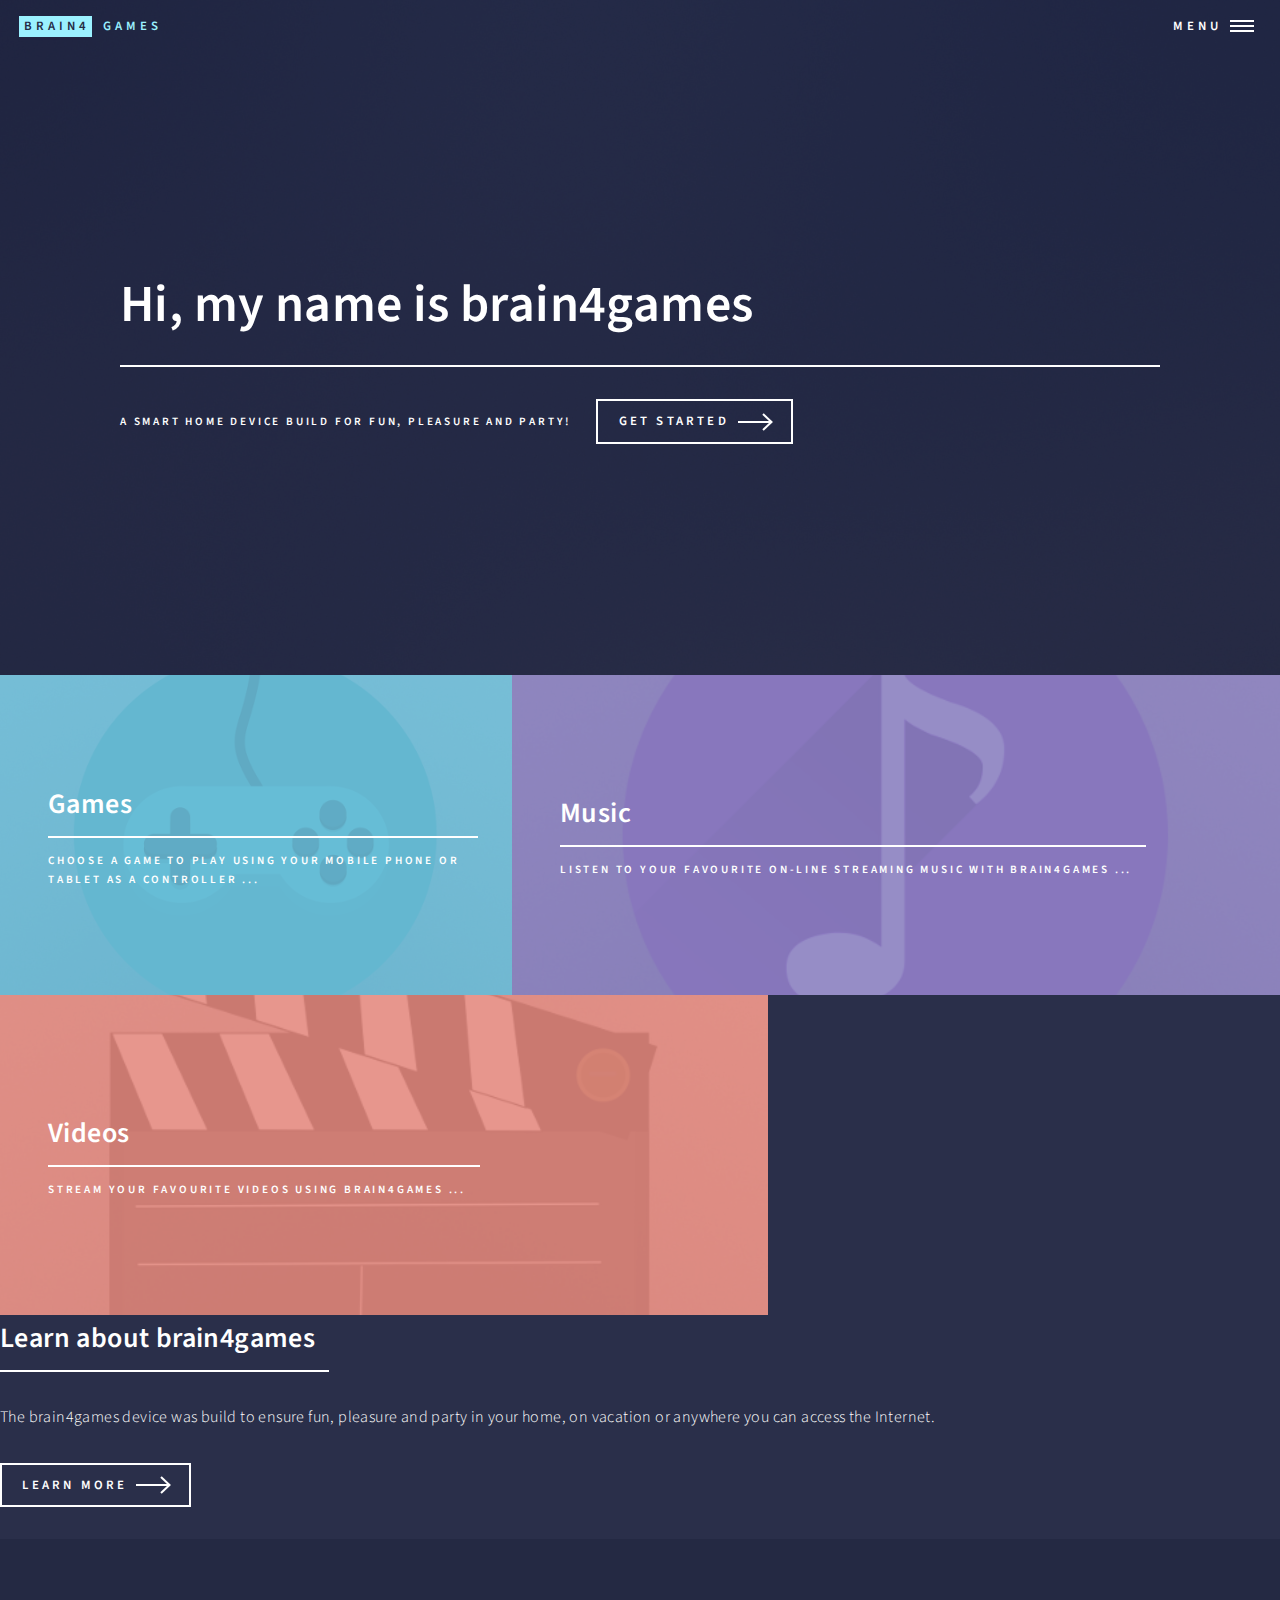
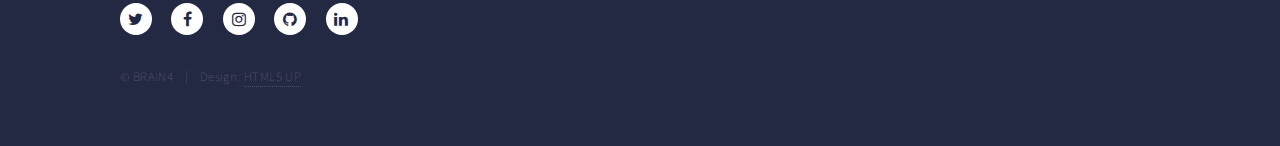
<file: HOLO-BARICA/HTTPRemote/template/index.html>
<!DOCTYPE HTML>
<!--
	Forty by HTML5 UP
	html5up.net | @ajlkn
	Free for personal and commercial use under the CCA 3.0 license (html5up.net/license)
-->
<html>
	<head>
		<title>brain4 GAMES - 0.3</title>
		<meta charset="utf-8" />
		<meta name="viewport" content="width=device-width, initial-scale=1, user-scalable=no" />
		<!--[if lte IE 8]><script src="assets/js/ie/html5shiv.js"></script><![endif]-->
		<link rel="stylesheet" href="assets/css/main.css" />
		<!--[if lte IE 9]><link rel="stylesheet" href="assets/css/ie9.css" /><![endif]-->
		<!--[if lte IE 8]><link rel="stylesheet" href="assets/css/ie8.css" /><![endif]-->
	</head>
	<body>

		<!-- Wrapper -->
			<div id="wrapper">

				<!-- Header -->
					<header id="header" class="alt">
						<a href="index.html" class="logo"><strong>brain4</strong> <span>GAMES</span></a>
						<nav>
							<a href="#menu">Menu</a>
						</nav>
					</header>

				<!-- Menu -->
					<nav id="menu">
						<ul class="links">
							<li><a href="index.html">Home</a></li>
							<li><a href="landing.html">Games</a></li>
							<li><a href="generic.html">Music</a></li>
							<li><a href="elements.html">Videos</a></li>
						</ul>
						<ul class="actions vertical">
							<li><a href="#" class="button special fit">Get Started</a></li>
							<li><a href="#" class="button fit">Log In</a></li>
						</ul>
					</nav>

				<!-- Banner -->
					<section id="banner" class="major">
						<div class="inner">
							<header class="major">
								<h1>Hi, my name is brain4games</h1>
							</header>
							<div class="content">
								<p>A smart home device build for fun, pleasure and party!</p>
								<ul class="actions">
									<li><a href="#one" class="button next scrolly">Get Started</a></li>
								</ul>
							</div>
						</div>
					</section>

				<!-- Main -->
					<div id="main">

						<!-- One -->
							<section id="one" class="tiles">
								<article>
									<span class="image">
										<img src="images/pic01.png" alt="" />
									</span>
									<header class="major">
										<h3><a href="landing.html" class="link">Games</a></h3>
										<p>Choose a game to play using your mobile phone or tablet as a controller ...</p>
									</header>
								</article>
								<article>
									<span class="image">
										<img src="images/pic02.png" alt="" />
									</span>
									<header class="major">
										<h3><a href="landing.html" class="link">Music</a></h3>
										<p>Listen to your favourite on-line streaming music with brain4games ...</p>
									</header>
								</article>
								<article>
									<span class="image">
										<img src="images/pic03.png" alt="" />
									</span>
									<header class="major">
										<h3><a href="landing.html" class="link">Videos</a></h3>
										<p>Stream your favourite videos using brain4games ...</p>
									</header>
								</article>
								<!--<article>
									<span class="image">
										<img src="images/pic04.jpg" alt="" />
									</span>
									<header class="major">
										<h3><a href="landing.html" class="link">Ipsum</a></h3>
										<p>Nisl sed aliquam</p>
									</header>
								</article>
								<article>
									<span class="image">
										<img src="images/pic05.jpg" alt="" />
									</span>
									<header class="major">
										<h3><a href="landing.html" class="link">Consequat</a></h3>
										<p>Ipsum dolor sit amet</p>
									</header>
								</article>
								<article>
									<span class="image">
										<img src="images/pic06.jpg" alt="" />
									</span>
									<header class="major">
										<h3><a href="landing.html" class="link">Etiam</a></h3>
										<p>Feugiat amet tempus</p>
									</header>
								</article>
							</section>-->

						<!-- Two -->
							<section id="two">
								<div class="inner">
									<header class="major">
										<h2>Learn about brain4games</h2>
									</header>
									<p>The brain4games device was build to ensure fun, pleasure and party in your home, on vacation or anywhere you can access the Internet.</p>
									<ul class="actions">
										<li><a href="landing.html" class="button next">Learn more</a></li>
									</ul>
								</div>
							</section>

					</div>

				<!-- Contact -->
					<!--<section id="contact">
						<div class="inner">
							<section>
								<form method="post" action="#">
									<div class="field half first">
										<label for="name">Name</label>
										<input type="text" name="name" id="name" />
									</div>
									<div class="field half">
										<label for="email">Email</label>
										<input type="text" name="email" id="email" />
									</div>
									<div class="field">
										<label for="message">Message</label>
										<textarea name="message" id="message" rows="6"></textarea>
									</div>
									<ul class="actions">
										<li><input type="submit" value="Send Message" class="special" /></li>
										<li><input type="reset" value="Clear" /></li>
									</ul>
								</form>
							</section>
							<section class="split">
								<section>
									<div class="contact-method">
										<span class="icon alt fa-envelope"></span>
										<h3>Email</h3>
										<a href="#">information@untitled.tld</a>
									</div>
								</section>
								<section>
									<div class="contact-method">
										<span class="icon alt fa-phone"></span>
										<h3>Phone</h3>
										<span>(000) 000-0000 x12387</span>
									</div>
								</section>
								<section>
									<div class="contact-method">
										<span class="icon alt fa-home"></span>
										<h3>Address</h3>
										<span>1234 Somewhere Road #5432<br />
										Nashville, TN 00000<br />
										United States of America</span>
									</div>
								</section>
							</section>
						</div>
					</section>-->

				<!-- Footer -->
					<footer id="footer">
						<div class="inner">
							<ul class="icons">
								<li><a href="#" class="icon alt fa-twitter"><span class="label">Twitter</span></a></li>
								<li><a href="#" class="icon alt fa-facebook"><span class="label">Facebook</span></a></li>
								<li><a href="#" class="icon alt fa-instagram"><span class="label">Instagram</span></a></li>
								<li><a href="#" class="icon alt fa-github"><span class="label">GitHub</span></a></li>
								<li><a href="#" class="icon alt fa-linkedin"><span class="label">LinkedIn</span></a></li>
							</ul>
							<ul class="copyright">
								<li>&copy; BRAIN4</li><li>Design: <a href="https://html5up.net">HTML5 UP</a></li>
							</ul>
						</div>
					</footer>

			</div>

		<!-- Scripts -->
			<script src="assets/js/jquery.min.js"></script>
			<script src="assets/js/jquery.scrolly.min.js"></script>
			<script src="assets/js/jquery.scrollex.min.js"></script>
			<script src="assets/js/skel.min.js"></script>
			<script src="assets/js/util.js"></script>
			<!--[if lte IE 8]><script src="assets/js/ie/respond.min.js"></script><![endif]-->
			<script src="assets/js/main.js"></script>

	</body>
</html>
</file>
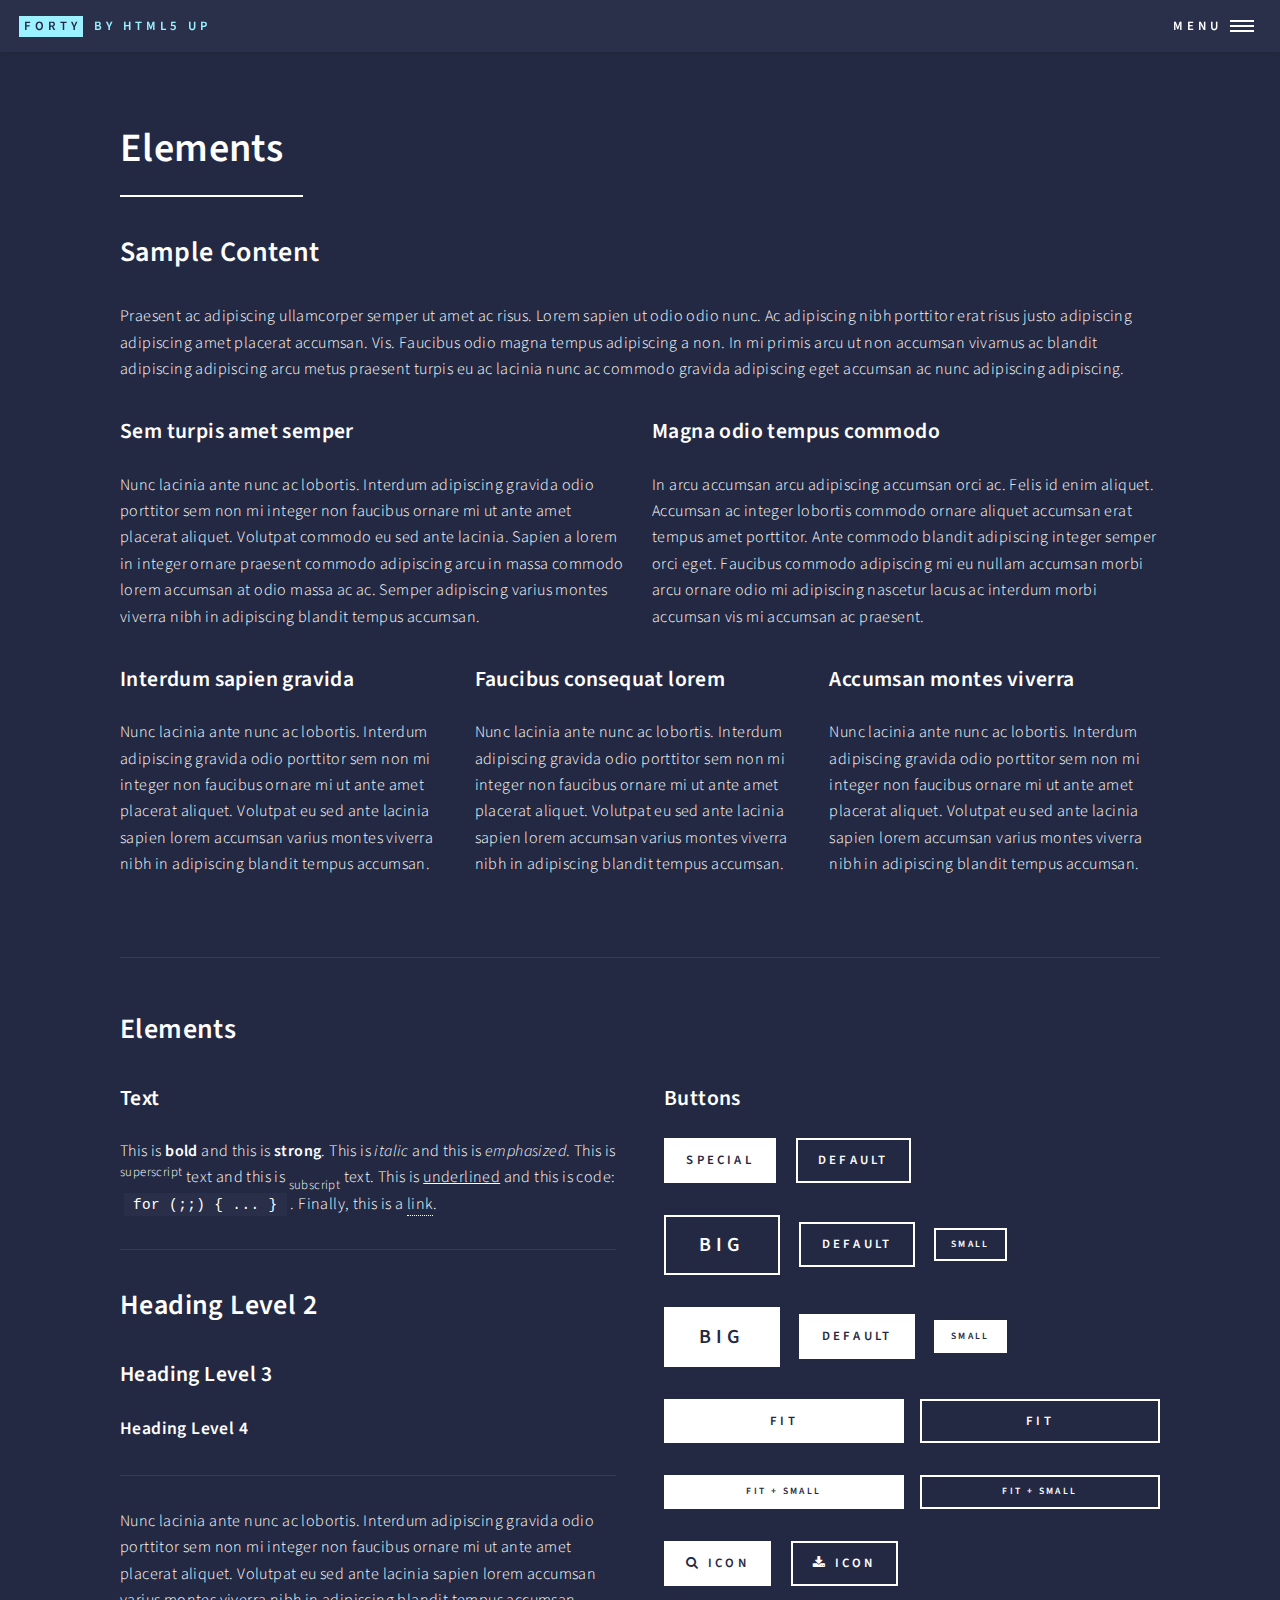
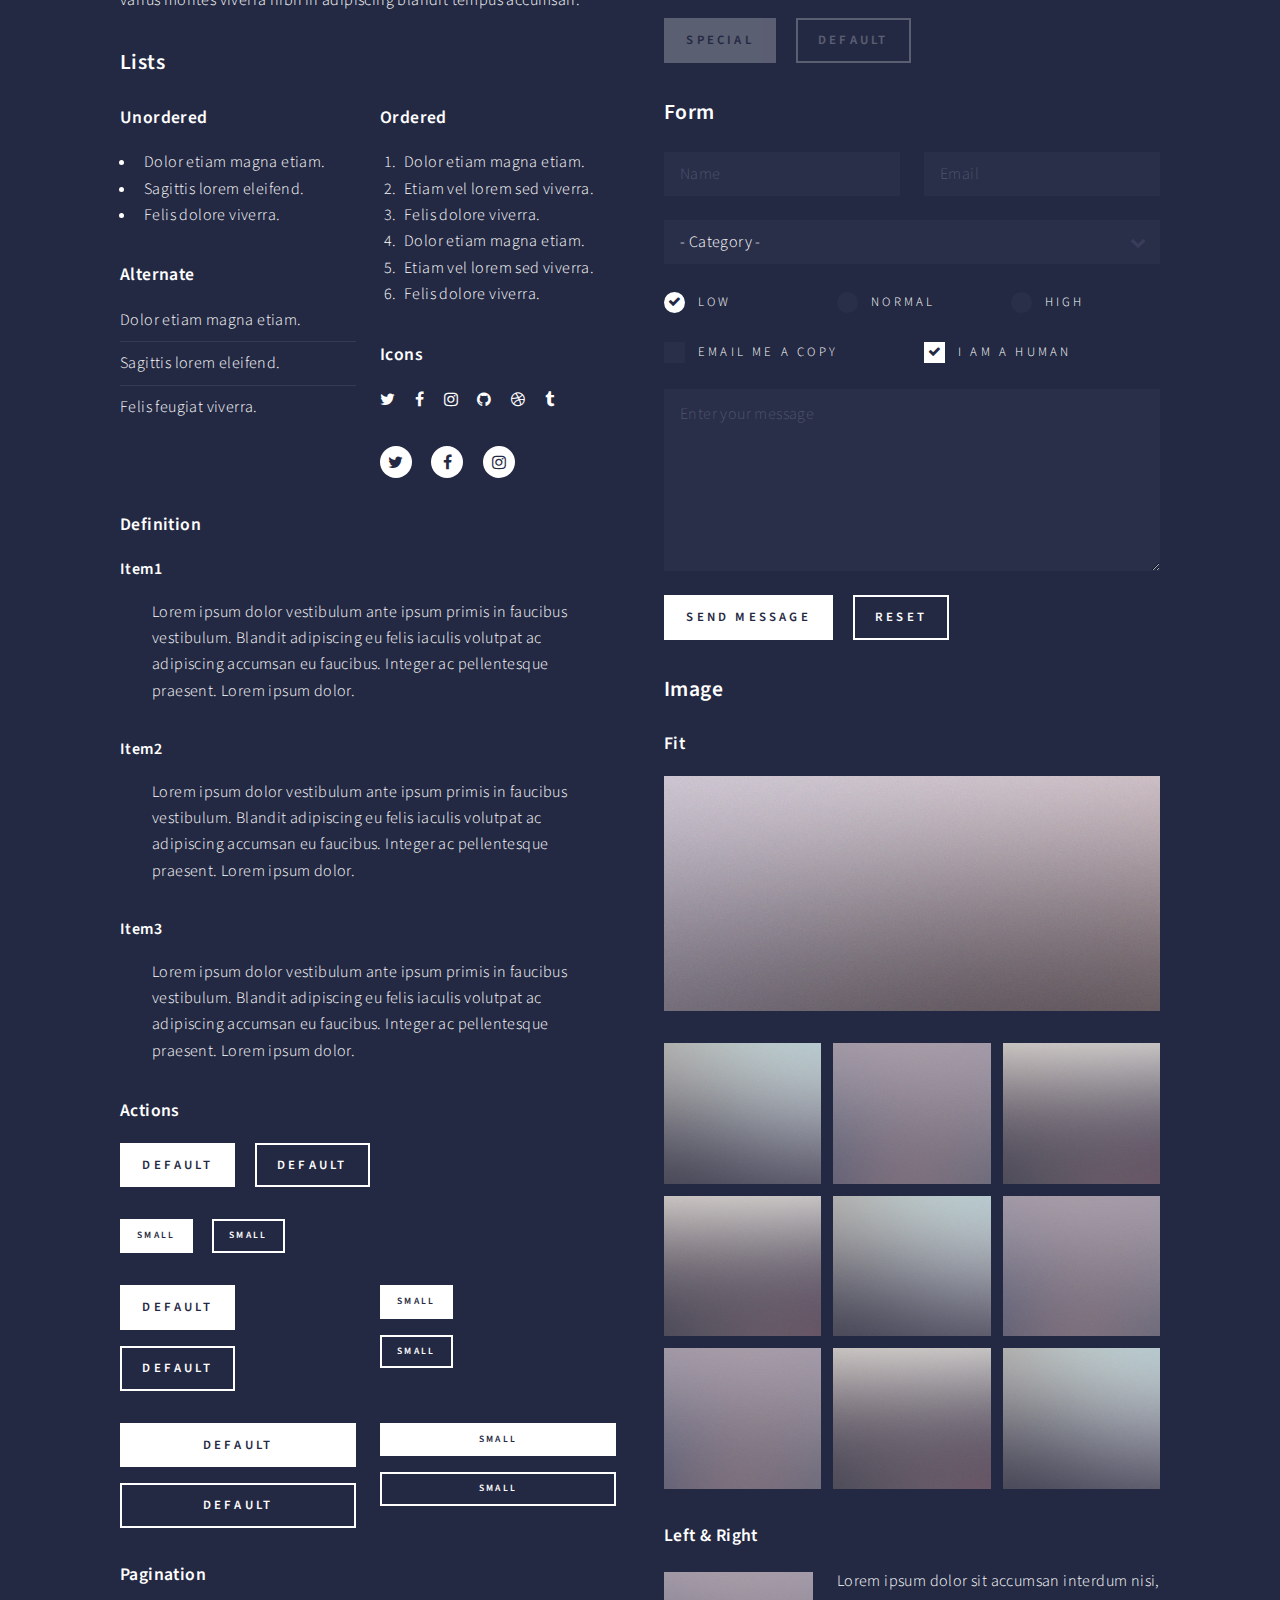
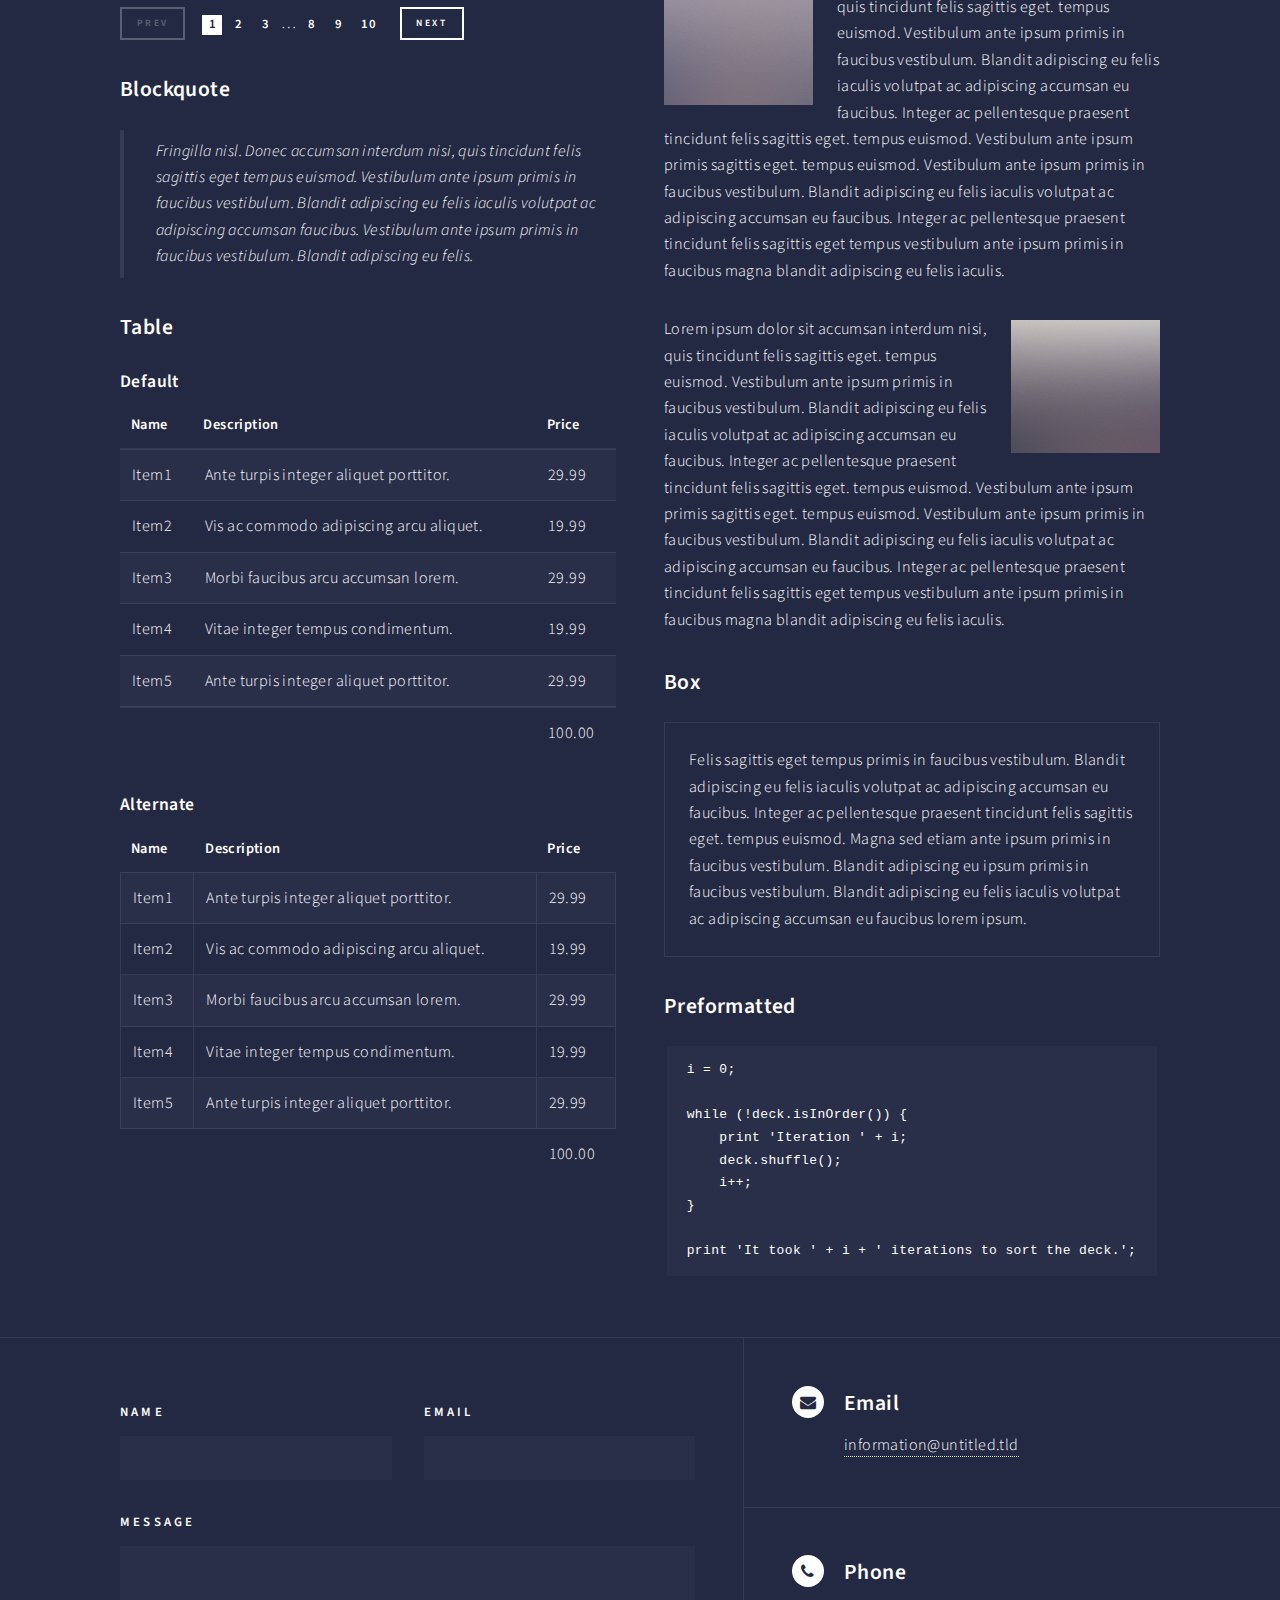
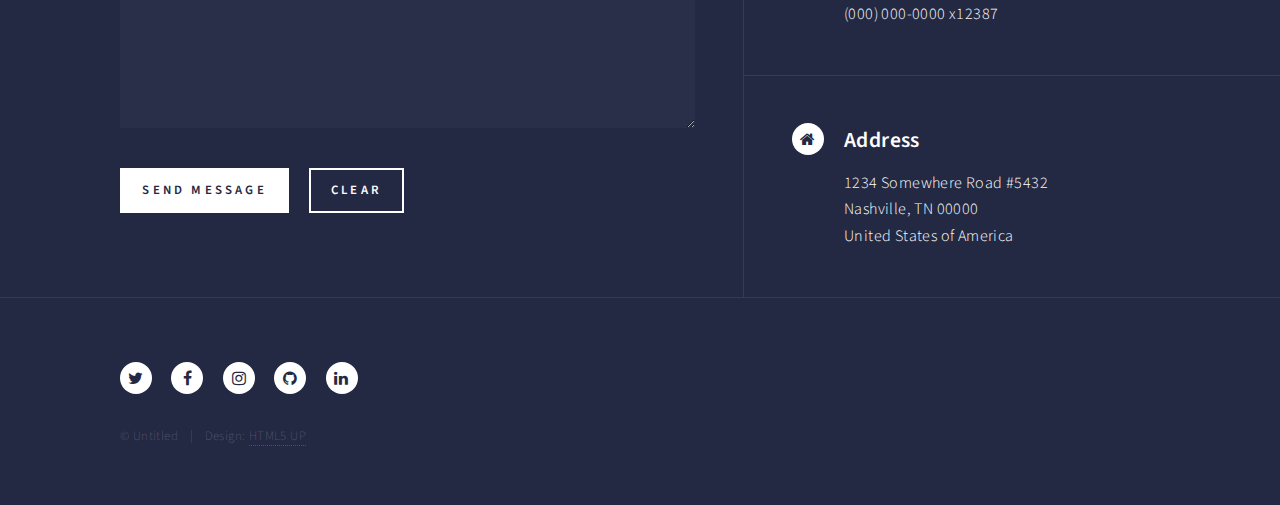
<file: HOLO-BARICA/HTTPRemote/template/elements.html>
<!DOCTYPE HTML>
<!--
	Forty by HTML5 UP
	html5up.net | @ajlkn
	Free for personal and commercial use under the CCA 3.0 license (html5up.net/license)
-->
<html>
	<head>
		<title>Elements - Forty by HTML5 UP</title>
		<meta charset="utf-8" />
		<meta name="viewport" content="width=device-width, initial-scale=1, user-scalable=no" />
		<!--[if lte IE 8]><script src="assets/js/ie/html5shiv.js"></script><![endif]-->
		<link rel="stylesheet" href="assets/css/main.css" />
		<!--[if lte IE 9]><link rel="stylesheet" href="assets/css/ie9.css" /><![endif]-->
		<!--[if lte IE 8]><link rel="stylesheet" href="assets/css/ie8.css" /><![endif]-->
	</head>
	<body>

		<!-- Wrapper -->
			<div id="wrapper">

				<!-- Header -->
					<header id="header">
						<a href="index.html" class="logo"><strong>Forty</strong> <span>by HTML5 UP</span></a>
						<nav>
							<a href="#menu">Menu</a>
						</nav>
					</header>

				<!-- Menu -->
					<nav id="menu">
						<ul class="links">
							<li><a href="index.html">Home</a></li>
							<li><a href="landing.html">Landing</a></li>
							<li><a href="generic.html">Generic</a></li>
							<li><a href="elements.html">Elements</a></li>
						</ul>
						<ul class="actions vertical">
							<li><a href="#" class="button special fit">Get Started</a></li>
							<li><a href="#" class="button fit">Log In</a></li>
						</ul>
					</nav>

				<!-- Main -->
					<div id="main" class="alt">

						<!-- One -->
							<section id="one">
								<div class="inner">
									<header class="major">
										<h1>Elements</h1>
									</header>

									<!-- Content -->
										<h2 id="content">Sample Content</h2>
										<p>Praesent ac adipiscing ullamcorper semper ut amet ac risus. Lorem sapien ut odio odio nunc. Ac adipiscing nibh porttitor erat risus justo adipiscing adipiscing amet placerat accumsan. Vis. Faucibus odio magna tempus adipiscing a non. In mi primis arcu ut non accumsan vivamus ac blandit adipiscing adipiscing arcu metus praesent turpis eu ac lacinia nunc ac commodo gravida adipiscing eget accumsan ac nunc adipiscing adipiscing.</p>
										<div class="row">
											<div class="6u 12u$(small)">
												<h3>Sem turpis amet semper</h3>
												<p>Nunc lacinia ante nunc ac lobortis. Interdum adipiscing gravida odio porttitor sem non mi integer non faucibus ornare mi ut ante amet placerat aliquet. Volutpat commodo eu sed ante lacinia. Sapien a lorem in integer ornare praesent commodo adipiscing arcu in massa commodo lorem accumsan at odio massa ac ac. Semper adipiscing varius montes viverra nibh in adipiscing blandit tempus accumsan.</p>
											</div>
											<div class="6u$ 12u$(small)">
												<h3>Magna odio tempus commodo</h3>
												<p>In arcu accumsan arcu adipiscing accumsan orci ac. Felis id enim aliquet. Accumsan ac integer lobortis commodo ornare aliquet accumsan erat tempus amet porttitor. Ante commodo blandit adipiscing integer semper orci eget. Faucibus commodo adipiscing mi eu nullam accumsan morbi arcu ornare odio mi adipiscing nascetur lacus ac interdum morbi accumsan vis mi accumsan ac praesent.</p>
											</div>
											<!-- Break -->
											<div class="4u 12u$(medium)">
												<h3>Interdum sapien gravida</h3>
												<p>Nunc lacinia ante nunc ac lobortis. Interdum adipiscing gravida odio porttitor sem non mi integer non faucibus ornare mi ut ante amet placerat aliquet. Volutpat eu sed ante lacinia sapien lorem accumsan varius montes viverra nibh in adipiscing blandit tempus accumsan.</p>
											</div>
											<div class="4u 12u$(medium)">
												<h3>Faucibus consequat lorem</h3>
												<p>Nunc lacinia ante nunc ac lobortis. Interdum adipiscing gravida odio porttitor sem non mi integer non faucibus ornare mi ut ante amet placerat aliquet. Volutpat eu sed ante lacinia sapien lorem accumsan varius montes viverra nibh in adipiscing blandit tempus accumsan.</p>
											</div>
											<div class="4u$ 12u$(medium)">
												<h3>Accumsan montes viverra</h3>
												<p>Nunc lacinia ante nunc ac lobortis. Interdum adipiscing gravida odio porttitor sem non mi integer non faucibus ornare mi ut ante amet placerat aliquet. Volutpat eu sed ante lacinia sapien lorem accumsan varius montes viverra nibh in adipiscing blandit tempus accumsan.</p>
											</div>
										</div>

									<hr class="major" />

									<!-- Elements -->
										<h2 id="elements">Elements</h2>
										<div class="row 200%">
											<div class="6u 12u$(medium)">

												<!-- Text stuff -->
													<h3>Text</h3>
													<p>This is <b>bold</b> and this is <strong>strong</strong>. This is <i>italic</i> and this is <em>emphasized</em>.
													This is <sup>superscript</sup> text and this is <sub>subscript</sub> text.
													This is <u>underlined</u> and this is code: <code>for (;;) { ... }</code>.
													Finally, this is a <a href="#">link</a>.</p>
													<hr />
													<h2>Heading Level 2</h2>
													<h3>Heading Level 3</h3>
													<h4>Heading Level 4</h4>
													<hr />
													<p>Nunc lacinia ante nunc ac lobortis. Interdum adipiscing gravida odio porttitor sem non mi integer non faucibus ornare mi ut ante amet placerat aliquet. Volutpat eu sed ante lacinia sapien lorem accumsan varius montes viverra nibh in adipiscing blandit tempus accumsan.</p>

												<!-- Lists -->
													<h3>Lists</h3>
													<div class="row">
														<div class="6u 12u$(small)">

															<h4>Unordered</h4>
															<ul>
																<li>Dolor etiam magna etiam.</li>
																<li>Sagittis lorem eleifend.</li>
																<li>Felis dolore viverra.</li>
															</ul>

															<h4>Alternate</h4>
															<ul class="alt">
																<li>Dolor etiam magna etiam.</li>
																<li>Sagittis lorem eleifend.</li>
																<li>Felis feugiat viverra.</li>
															</ul>

														</div>
														<div class="6u$ 12u$(small)">

															<h4>Ordered</h4>
															<ol>
																<li>Dolor etiam magna etiam.</li>
																<li>Etiam vel lorem sed viverra.</li>
																<li>Felis dolore viverra.</li>
																<li>Dolor etiam magna etiam.</li>
																<li>Etiam vel lorem sed viverra.</li>
																<li>Felis dolore viverra.</li>
															</ol>

															<h4>Icons</h4>
															<ul class="icons">
																<li><a href="#" class="icon fa-twitter"><span class="label">Twitter</span></a></li>
																<li><a href="#" class="icon fa-facebook"><span class="label">Facebook</span></a></li>
																<li><a href="#" class="icon fa-instagram"><span class="label">Instagram</span></a></li>
																<li><a href="#" class="icon fa-github"><span class="label">Github</span></a></li>
																<li><a href="#" class="icon fa-dribbble"><span class="label">Dribbble</span></a></li>
																<li><a href="#" class="icon fa-tumblr"><span class="label">Tumblr</span></a></li>
															</ul>
															<ul class="icons">
																<li><a href="#" class="icon alt fa-twitter"><span class="label">Twitter</span></a></li>
																<li><a href="#" class="icon alt fa-facebook"><span class="label">Facebook</span></a></li>
																<li><a href="#" class="icon alt fa-instagram"><span class="label">Instagram</span></a></li>
															</ul>

														</div>
													</div>
													<h4>Definition</h4>
													<dl>
														<dt>Item1</dt>
														<dd>
															<p>Lorem ipsum dolor vestibulum ante ipsum primis in faucibus vestibulum. Blandit adipiscing eu felis iaculis volutpat ac adipiscing accumsan eu faucibus. Integer ac pellentesque praesent. Lorem ipsum dolor.</p>
														</dd>
														<dt>Item2</dt>
														<dd>
															<p>Lorem ipsum dolor vestibulum ante ipsum primis in faucibus vestibulum. Blandit adipiscing eu felis iaculis volutpat ac adipiscing accumsan eu faucibus. Integer ac pellentesque praesent. Lorem ipsum dolor.</p>
														</dd>
														<dt>Item3</dt>
														<dd>
															<p>Lorem ipsum dolor vestibulum ante ipsum primis in faucibus vestibulum. Blandit adipiscing eu felis iaculis volutpat ac adipiscing accumsan eu faucibus. Integer ac pellentesque praesent. Lorem ipsum dolor.</p>
														</dd>
													</dl>

													<h4>Actions</h4>
													<ul class="actions">
														<li><a href="#" class="button special">Default</a></li>
														<li><a href="#" class="button">Default</a></li>
													</ul>
													<ul class="actions small">
														<li><a href="#" class="button special small">Small</a></li>
														<li><a href="#" class="button small">Small</a></li>
													</ul>
													<div class="row">
														<div class="6u 12u$(small)">
															<ul class="actions vertical">
																<li><a href="#" class="button special">Default</a></li>
																<li><a href="#" class="button">Default</a></li>
															</ul>
														</div>
														<div class="6u$ 12u$(small)">
															<ul class="actions vertical small">
																<li><a href="#" class="button special small">Small</a></li>
																<li><a href="#" class="button small">Small</a></li>
															</ul>
														</div>
														<div class="6u 12u$(small)">
															<ul class="actions vertical">
																<li><a href="#" class="button special fit">Default</a></li>
																<li><a href="#" class="button fit">Default</a></li>
															</ul>
														</div>
														<div class="6u$ 12u$(small)">
															<ul class="actions vertical small">
																<li><a href="#" class="button special small fit">Small</a></li>
																<li><a href="#" class="button small fit">Small</a></li>
															</ul>
														</div>
													</div>

													<h4>Pagination</h4>
													<ul class="pagination">
														<li><span class="button small disabled">Prev</span></li>
														<li><a href="#" class="page active">1</a></li>
														<li><a href="#" class="page">2</a></li>
														<li><a href="#" class="page">3</a></li>
														<li><span>&hellip;</span></li>
														<li><a href="#" class="page">8</a></li>
														<li><a href="#" class="page">9</a></li>
														<li><a href="#" class="page">10</a></li>
														<li><a href="#" class="button small">Next</a></li>
													</ul>

												<!-- Blockquote -->
													<h3>Blockquote</h3>
													<blockquote>Fringilla nisl. Donec accumsan interdum nisi, quis tincidunt felis sagittis eget tempus euismod. Vestibulum ante ipsum primis in faucibus vestibulum. Blandit adipiscing eu felis iaculis volutpat ac adipiscing accumsan faucibus. Vestibulum ante ipsum primis in faucibus vestibulum. Blandit adipiscing eu felis.</blockquote>

												<!-- Table -->
													<h3>Table</h3>

													<h4>Default</h4>
													<div class="table-wrapper">
														<table>
															<thead>
																<tr>
																	<th>Name</th>
																	<th>Description</th>
																	<th>Price</th>
																</tr>
															</thead>
															<tbody>
																<tr>
																	<td>Item1</td>
																	<td>Ante turpis integer aliquet porttitor.</td>
																	<td>29.99</td>
																</tr>
																<tr>
																	<td>Item2</td>
																	<td>Vis ac commodo adipiscing arcu aliquet.</td>
																	<td>19.99</td>
																</tr>
																<tr>
																	<td>Item3</td>
																	<td> Morbi faucibus arcu accumsan lorem.</td>
																	<td>29.99</td>
																</tr>
																<tr>
																	<td>Item4</td>
																	<td>Vitae integer tempus condimentum.</td>
																	<td>19.99</td>
																</tr>
																<tr>
																	<td>Item5</td>
																	<td>Ante turpis integer aliquet porttitor.</td>
																	<td>29.99</td>
																</tr>
															</tbody>
															<tfoot>
																<tr>
																	<td colspan="2"></td>
																	<td>100.00</td>
																</tr>
															</tfoot>
														</table>
													</div>

													<h4>Alternate</h4>
													<div class="table-wrapper">
														<table class="alt">
															<thead>
																<tr>
																	<th>Name</th>
																	<th>Description</th>
																	<th>Price</th>
																</tr>
															</thead>
															<tbody>
																<tr>
																	<td>Item1</td>
																	<td>Ante turpis integer aliquet porttitor.</td>
																	<td>29.99</td>
																</tr>
																<tr>
																	<td>Item2</td>
																	<td>Vis ac commodo adipiscing arcu aliquet.</td>
																	<td>19.99</td>
																</tr>
																<tr>
																	<td>Item3</td>
																	<td> Morbi faucibus arcu accumsan lorem.</td>
																	<td>29.99</td>
																</tr>
																<tr>
																	<td>Item4</td>
																	<td>Vitae integer tempus condimentum.</td>
																	<td>19.99</td>
																</tr>
																<tr>
																	<td>Item5</td>
																	<td>Ante turpis integer aliquet porttitor.</td>
																	<td>29.99</td>
																</tr>
															</tbody>
															<tfoot>
																<tr>
																	<td colspan="2"></td>
																	<td>100.00</td>
																</tr>
															</tfoot>
														</table>
													</div>

											</div>
											<div class="6u$ 12u$(medium)">

												<!-- Buttons -->
													<h3>Buttons</h3>
													<ul class="actions">
														<li><a href="#" class="button special">Special</a></li>
														<li><a href="#" class="button">Default</a></li>
													</ul>
													<ul class="actions">
														<li><a href="#" class="button big">Big</a></li>
														<li><a href="#" class="button">Default</a></li>
														<li><a href="#" class="button small">Small</a></li>
													</ul>
													<ul class="actions">
														<li><a href="#" class="button special big">Big</a></li>
														<li><a href="#" class="button special">Default</a></li>
														<li><a href="#" class="button special small">Small</a></li>
													</ul>
													<ul class="actions fit">
														<li><a href="#" class="button special fit">Fit</a></li>
														<li><a href="#" class="button fit">Fit</a></li>
													</ul>
													<ul class="actions fit small">
														<li><a href="#" class="button special fit small">Fit + Small</a></li>
														<li><a href="#" class="button fit small">Fit + Small</a></li>
													</ul>
													<ul class="actions">
														<li><a href="#" class="button special icon fa-search">Icon</a></li>
														<li><a href="#" class="button icon fa-download">Icon</a></li>
													</ul>
													<ul class="actions">
														<li><span class="button special disabled">Special</span></li>
														<li><span class="button disabled">Default</span></li>
													</ul>

												<!-- Form -->
													<h3>Form</h3>

													<form method="post" action="#">
														<div class="row uniform">
															<div class="6u 12u$(xsmall)">
																<input type="text" name="demo-name" id="demo-name" value="" placeholder="Name" />
															</div>
															<div class="6u$ 12u$(xsmall)">
																<input type="email" name="demo-email" id="demo-email" value="" placeholder="Email" />
															</div>
															<!-- Break -->
															<div class="12u$">
																<div class="select-wrapper">
																	<select name="demo-category" id="demo-category">
																		<option value="">- Category -</option>
																		<option value="1">Manufacturing</option>
																		<option value="1">Shipping</option>
																		<option value="1">Administration</option>
																		<option value="1">Human Resources</option>
																	</select>
																</div>
															</div>
															<!-- Break -->
															<div class="4u 12u$(small)">
																<input type="radio" id="demo-priority-low" name="demo-priority" checked>
																<label for="demo-priority-low">Low</label>
															</div>
															<div class="4u 12u$(small)">
																<input type="radio" id="demo-priority-normal" name="demo-priority">
																<label for="demo-priority-normal">Normal</label>
															</div>
															<div class="4u$ 12u$(small)">
																<input type="radio" id="demo-priority-high" name="demo-priority">
																<label for="demo-priority-high">High</label>
															</div>
															<!-- Break -->
															<div class="6u 12u$(small)">
																<input type="checkbox" id="demo-copy" name="demo-copy">
																<label for="demo-copy">Email me a copy</label>
															</div>
															<div class="6u$ 12u$(small)">
																<input type="checkbox" id="demo-human" name="demo-human" checked>
																<label for="demo-human">I am a human</label>
															</div>
															<!-- Break -->
															<div class="12u$">
																<textarea name="demo-message" id="demo-message" placeholder="Enter your message" rows="6"></textarea>
															</div>
															<!-- Break -->
															<div class="12u$">
																<ul class="actions">
																	<li><input type="submit" value="Send Message" class="special" /></li>
																	<li><input type="reset" value="Reset" /></li>
																</ul>
															</div>
														</div>
													</form>

												<!-- Image -->
													<h3>Image</h3>

													<h4>Fit</h4>
													<span class="image fit"><img src="images/pic03.jpg" alt="" /></span>
													<div class="box alt">
														<div class="row 50% uniform">
															<div class="4u"><span class="image fit"><img src="images/pic08.jpg" alt="" /></span></div>
															<div class="4u"><span class="image fit"><img src="images/pic09.jpg" alt="" /></span></div>
															<div class="4u$"><span class="image fit"><img src="images/pic10.jpg" alt="" /></span></div>
															<!-- Break -->
															<div class="4u"><span class="image fit"><img src="images/pic10.jpg" alt="" /></span></div>
															<div class="4u"><span class="image fit"><img src="images/pic08.jpg" alt="" /></span></div>
															<div class="4u$"><span class="image fit"><img src="images/pic09.jpg" alt="" /></span></div>
															<!-- Break -->
															<div class="4u"><span class="image fit"><img src="images/pic09.jpg" alt="" /></span></div>
															<div class="4u"><span class="image fit"><img src="images/pic10.jpg" alt="" /></span></div>
															<div class="4u$"><span class="image fit"><img src="images/pic08.jpg" alt="" /></span></div>
														</div>
													</div>

													<h4>Left &amp; Right</h4>
													<p><span class="image left"><img src="images/pic09.jpg" alt="" /></span>Lorem ipsum dolor sit accumsan interdum nisi, quis tincidunt felis sagittis eget. tempus euismod. Vestibulum ante ipsum primis in faucibus vestibulum. Blandit adipiscing eu felis iaculis volutpat ac adipiscing accumsan eu faucibus. Integer ac pellentesque praesent tincidunt felis sagittis eget. tempus euismod. Vestibulum ante ipsum primis sagittis eget. tempus euismod. Vestibulum ante ipsum primis in faucibus vestibulum. Blandit adipiscing eu felis iaculis volutpat ac adipiscing accumsan eu faucibus. Integer ac pellentesque praesent tincidunt felis sagittis eget tempus vestibulum ante ipsum primis in faucibus magna blandit adipiscing eu felis iaculis.</p>
													<p><span class="image right"><img src="images/pic10.jpg" alt="" /></span>Lorem ipsum dolor sit accumsan interdum nisi, quis tincidunt felis sagittis eget. tempus euismod. Vestibulum ante ipsum primis in faucibus vestibulum. Blandit adipiscing eu felis iaculis volutpat ac adipiscing accumsan eu faucibus. Integer ac pellentesque praesent tincidunt felis sagittis eget. tempus euismod. Vestibulum ante ipsum primis sagittis eget. tempus euismod. Vestibulum ante ipsum primis in faucibus vestibulum. Blandit adipiscing eu felis iaculis volutpat ac adipiscing accumsan eu faucibus. Integer ac pellentesque praesent tincidunt felis sagittis eget tempus vestibulum ante ipsum primis in faucibus magna blandit adipiscing eu felis iaculis.</p>

												<!-- Box -->
													<h3>Box</h3>
													<div class="box">
														<p>Felis sagittis eget tempus primis in faucibus vestibulum. Blandit adipiscing eu felis iaculis volutpat ac adipiscing accumsan eu faucibus. Integer ac pellentesque praesent tincidunt felis sagittis eget. tempus euismod. Magna sed etiam ante ipsum primis in faucibus vestibulum. Blandit adipiscing eu ipsum primis in faucibus vestibulum. Blandit adipiscing eu felis iaculis volutpat ac adipiscing accumsan eu faucibus lorem ipsum.</p>
													</div>

												<!-- Preformatted Code -->
													<h3>Preformatted</h3>
													<pre><code>i = 0;

while (!deck.isInOrder()) {
    print 'Iteration ' + i;
    deck.shuffle();
    i++;
}

print 'It took ' + i + ' iterations to sort the deck.';
</code></pre>

											</div>
										</div>

								</div>
							</section>

					</div>

				<!-- Contact -->
					<section id="contact">
						<div class="inner">
							<section>
								<form method="post" action="#">
									<div class="field half first">
										<label for="name">Name</label>
										<input type="text" name="name" id="name" />
									</div>
									<div class="field half">
										<label for="email">Email</label>
										<input type="text" name="email" id="email" />
									</div>
									<div class="field">
										<label for="message">Message</label>
										<textarea name="message" id="message" rows="6"></textarea>
									</div>
									<ul class="actions">
										<li><input type="submit" value="Send Message" class="special" /></li>
										<li><input type="reset" value="Clear" /></li>
									</ul>
								</form>
							</section>
							<section class="split">
								<section>
									<div class="contact-method">
										<span class="icon alt fa-envelope"></span>
										<h3>Email</h3>
										<a href="#">information@untitled.tld</a>
									</div>
								</section>
								<section>
									<div class="contact-method">
										<span class="icon alt fa-phone"></span>
										<h3>Phone</h3>
										<span>(000) 000-0000 x12387</span>
									</div>
								</section>
								<section>
									<div class="contact-method">
										<span class="icon alt fa-home"></span>
										<h3>Address</h3>
										<span>1234 Somewhere Road #5432<br />
										Nashville, TN 00000<br />
										United States of America</span>
									</div>
								</section>
							</section>
						</div>
					</section>

				<!-- Footer -->
					<footer id="footer">
						<div class="inner">
							<ul class="icons">
								<li><a href="#" class="icon alt fa-twitter"><span class="label">Twitter</span></a></li>
								<li><a href="#" class="icon alt fa-facebook"><span class="label">Facebook</span></a></li>
								<li><a href="#" class="icon alt fa-instagram"><span class="label">Instagram</span></a></li>
								<li><a href="#" class="icon alt fa-github"><span class="label">GitHub</span></a></li>
								<li><a href="#" class="icon alt fa-linkedin"><span class="label">LinkedIn</span></a></li>
							</ul>
							<ul class="copyright">
								<li>&copy; Untitled</li><li>Design: <a href="https://html5up.net">HTML5 UP</a></li>
							</ul>
						</div>
					</footer>

			</div>

		<!-- Scripts -->
			<script src="assets/js/jquery.min.js"></script>
			<script src="assets/js/jquery.scrolly.min.js"></script>
			<script src="assets/js/jquery.scrollex.min.js"></script>
			<script src="assets/js/skel.min.js"></script>
			<script src="assets/js/util.js"></script>
			<!--[if lte IE 8]><script src="assets/js/ie/respond.min.js"></script><![endif]-->
			<script src="assets/js/main.js"></script>

	</body>
</html>
</file>
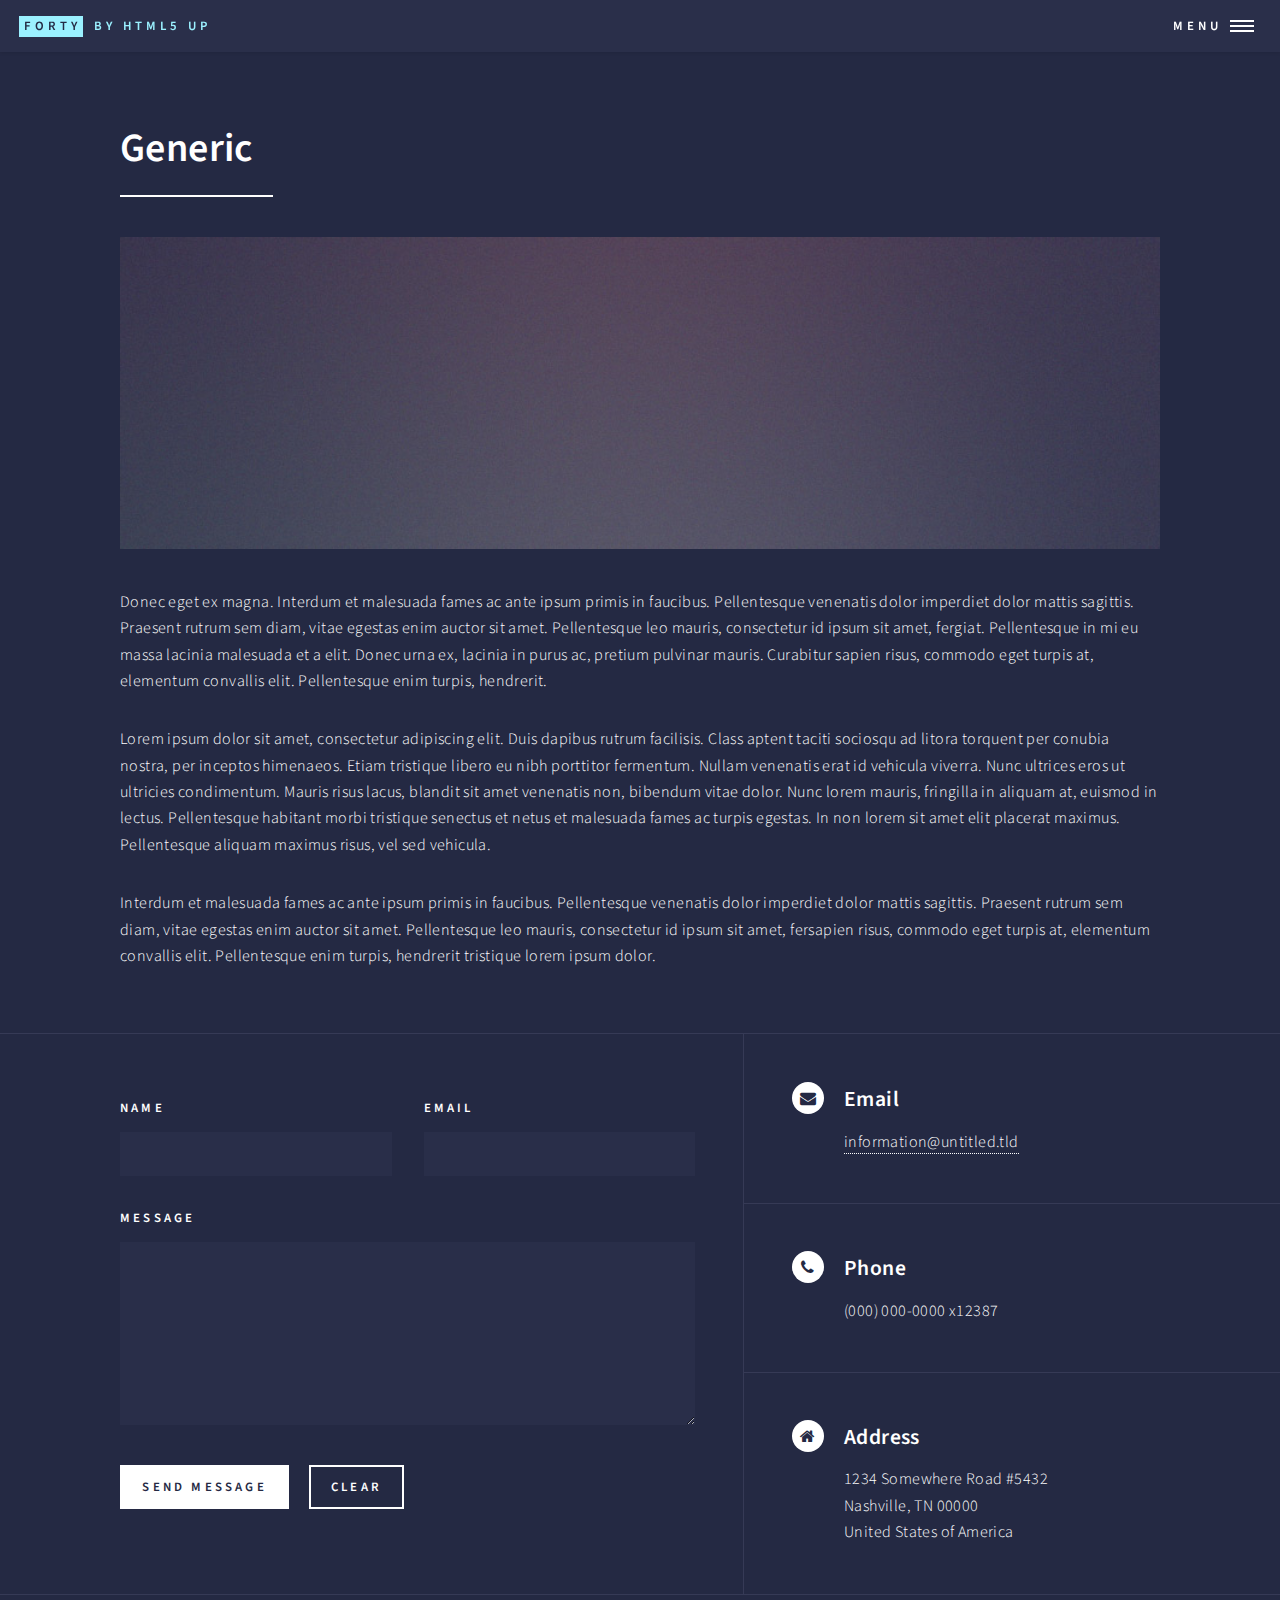
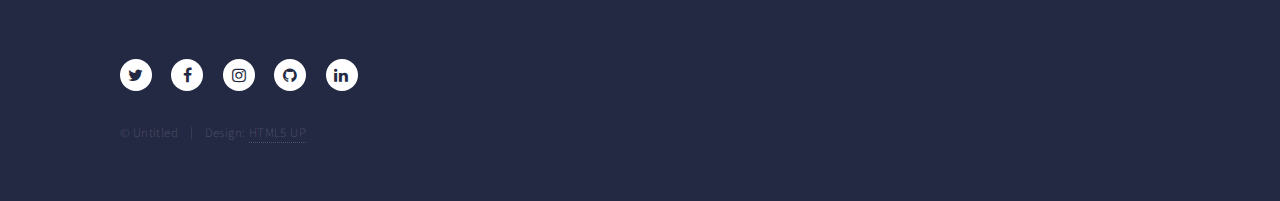
<file: HOLO-BARICA/HTTPRemote/template/generic.html>
<!DOCTYPE HTML>
<!--
	Forty by HTML5 UP
	html5up.net | @ajlkn
	Free for personal and commercial use under the CCA 3.0 license (html5up.net/license)
-->
<html>
	<head>
		<title>Generic - Forty by HTML5 UP</title>
		<meta charset="utf-8" />
		<meta name="viewport" content="width=device-width, initial-scale=1, user-scalable=no" />
		<!--[if lte IE 8]><script src="assets/js/ie/html5shiv.js"></script><![endif]-->
		<link rel="stylesheet" href="assets/css/main.css" />
		<!--[if lte IE 9]><link rel="stylesheet" href="assets/css/ie9.css" /><![endif]-->
		<!--[if lte IE 8]><link rel="stylesheet" href="assets/css/ie8.css" /><![endif]-->
	</head>
	<body>

		<!-- Wrapper -->
			<div id="wrapper">

				<!-- Header -->
					<header id="header">
						<a href="index.html" class="logo"><strong>Forty</strong> <span>by HTML5 UP</span></a>
						<nav>
							<a href="#menu">Menu</a>
						</nav>
					</header>

				<!-- Menu -->
					<nav id="menu">
						<ul class="links">
							<li><a href="index.html">Home</a></li>
							<li><a href="landing.html">Landing</a></li>
							<li><a href="generic.html">Generic</a></li>
							<li><a href="elements.html">Elements</a></li>
						</ul>
						<ul class="actions vertical">
							<li><a href="#" class="button special fit">Get Started</a></li>
							<li><a href="#" class="button fit">Log In</a></li>
						</ul>
					</nav>

				<!-- Main -->
					<div id="main" class="alt">

						<!-- One -->
							<section id="one">
								<div class="inner">
									<header class="major">
										<h1>Generic</h1>
									</header>
									<span class="image main"><img src="images/pic11.jpg" alt="" /></span>
									<p>Donec eget ex magna. Interdum et malesuada fames ac ante ipsum primis in faucibus. Pellentesque venenatis dolor imperdiet dolor mattis sagittis. Praesent rutrum sem diam, vitae egestas enim auctor sit amet. Pellentesque leo mauris, consectetur id ipsum sit amet, fergiat. Pellentesque in mi eu massa lacinia malesuada et a elit. Donec urna ex, lacinia in purus ac, pretium pulvinar mauris. Curabitur sapien risus, commodo eget turpis at, elementum convallis elit. Pellentesque enim turpis, hendrerit.</p>
									<p>Lorem ipsum dolor sit amet, consectetur adipiscing elit. Duis dapibus rutrum facilisis. Class aptent taciti sociosqu ad litora torquent per conubia nostra, per inceptos himenaeos. Etiam tristique libero eu nibh porttitor fermentum. Nullam venenatis erat id vehicula viverra. Nunc ultrices eros ut ultricies condimentum. Mauris risus lacus, blandit sit amet venenatis non, bibendum vitae dolor. Nunc lorem mauris, fringilla in aliquam at, euismod in lectus. Pellentesque habitant morbi tristique senectus et netus et malesuada fames ac turpis egestas. In non lorem sit amet elit placerat maximus. Pellentesque aliquam maximus risus, vel sed vehicula.</p>
									<p>Interdum et malesuada fames ac ante ipsum primis in faucibus. Pellentesque venenatis dolor imperdiet dolor mattis sagittis. Praesent rutrum sem diam, vitae egestas enim auctor sit amet. Pellentesque leo mauris, consectetur id ipsum sit amet, fersapien risus, commodo eget turpis at, elementum convallis elit. Pellentesque enim turpis, hendrerit tristique lorem ipsum dolor.</p>
								</div>
							</section>

					</div>

				<!-- Contact -->
					<section id="contact">
						<div class="inner">
							<section>
								<form method="post" action="#">
									<div class="field half first">
										<label for="name">Name</label>
										<input type="text" name="name" id="name" />
									</div>
									<div class="field half">
										<label for="email">Email</label>
										<input type="text" name="email" id="email" />
									</div>
									<div class="field">
										<label for="message">Message</label>
										<textarea name="message" id="message" rows="6"></textarea>
									</div>
									<ul class="actions">
										<li><input type="submit" value="Send Message" class="special" /></li>
										<li><input type="reset" value="Clear" /></li>
									</ul>
								</form>
							</section>
							<section class="split">
								<section>
									<div class="contact-method">
										<span class="icon alt fa-envelope"></span>
										<h3>Email</h3>
										<a href="#">information@untitled.tld</a>
									</div>
								</section>
								<section>
									<div class="contact-method">
										<span class="icon alt fa-phone"></span>
										<h3>Phone</h3>
										<span>(000) 000-0000 x12387</span>
									</div>
								</section>
								<section>
									<div class="contact-method">
										<span class="icon alt fa-home"></span>
										<h3>Address</h3>
										<span>1234 Somewhere Road #5432<br />
										Nashville, TN 00000<br />
										United States of America</span>
									</div>
								</section>
							</section>
						</div>
					</section>

				<!-- Footer -->
					<footer id="footer">
						<div class="inner">
							<ul class="icons">
								<li><a href="#" class="icon alt fa-twitter"><span class="label">Twitter</span></a></li>
								<li><a href="#" class="icon alt fa-facebook"><span class="label">Facebook</span></a></li>
								<li><a href="#" class="icon alt fa-instagram"><span class="label">Instagram</span></a></li>
								<li><a href="#" class="icon alt fa-github"><span class="label">GitHub</span></a></li>
								<li><a href="#" class="icon alt fa-linkedin"><span class="label">LinkedIn</span></a></li>
							</ul>
							<ul class="copyright">
								<li>&copy; Untitled</li><li>Design: <a href="https://html5up.net">HTML5 UP</a></li>
							</ul>
						</div>
					</footer>

			</div>

		<!-- Scripts -->
			<script src="assets/js/jquery.min.js"></script>
			<script src="assets/js/jquery.scrolly.min.js"></script>
			<script src="assets/js/jquery.scrollex.min.js"></script>
			<script src="assets/js/skel.min.js"></script>
			<script src="assets/js/util.js"></script>
			<!--[if lte IE 8]><script src="assets/js/ie/respond.min.js"></script><![endif]-->
			<script src="assets/js/main.js"></script>

	</body>
</html>
</file>
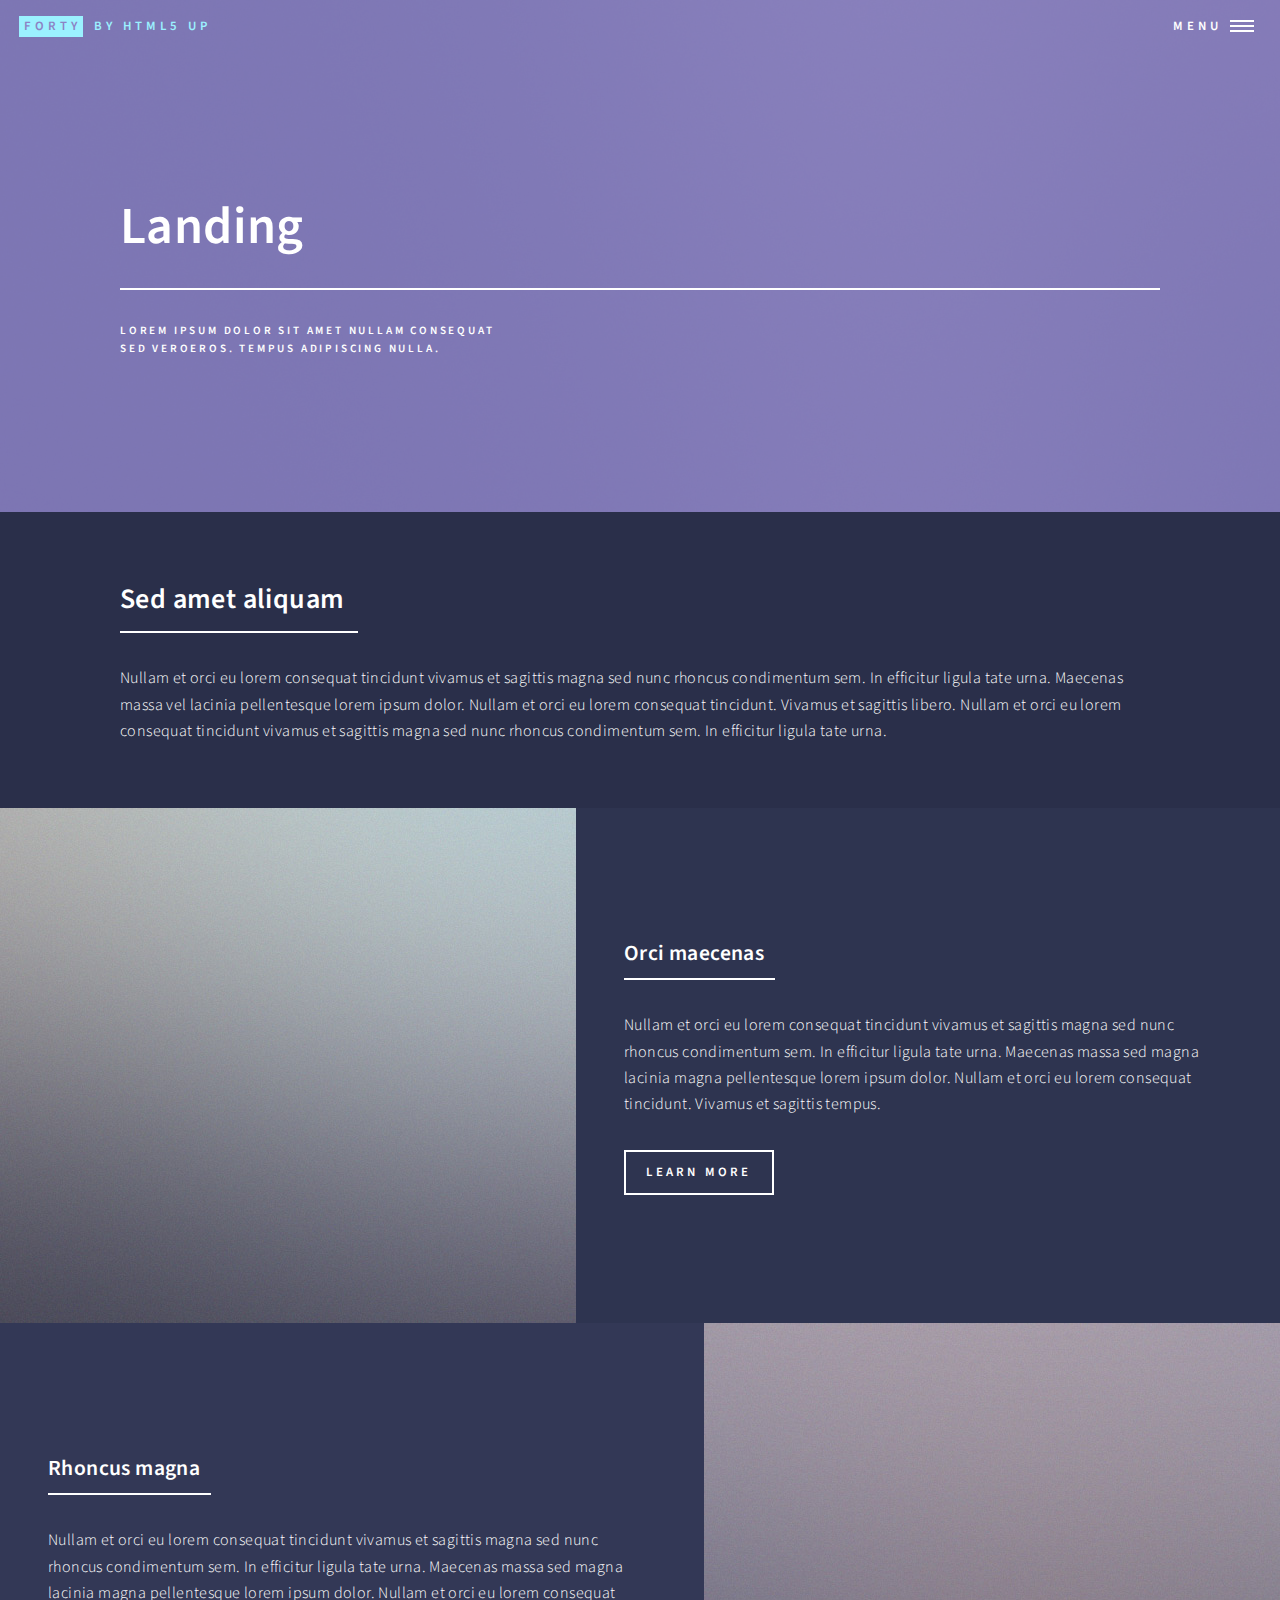
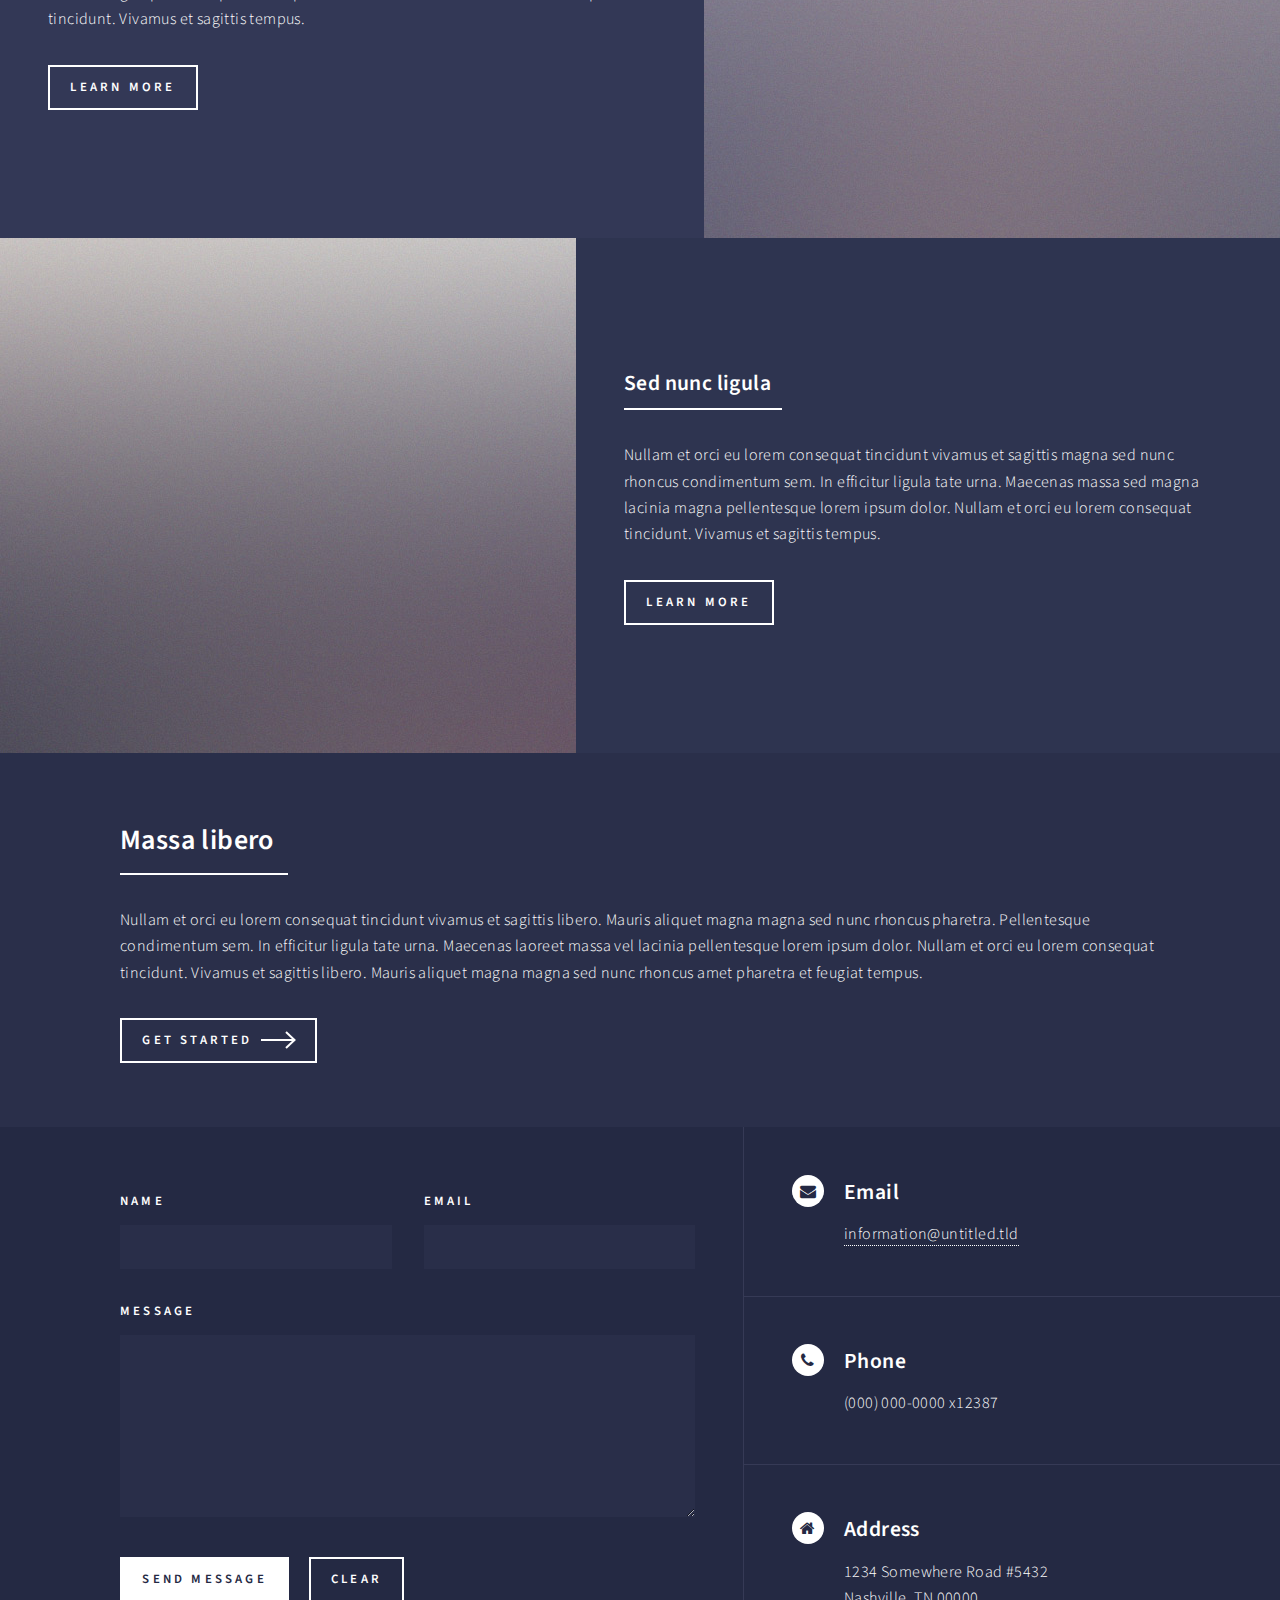
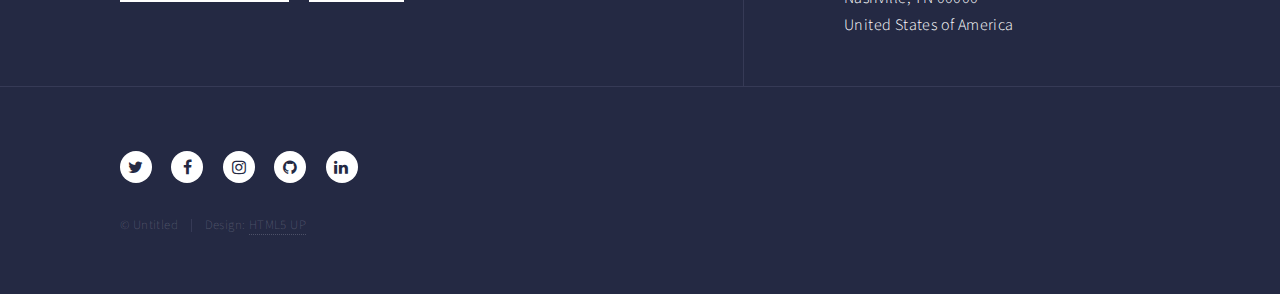
<file: HOLO-BARICA/HTTPRemote/template/landing.html>
<!DOCTYPE HTML>
<!--
	Forty by HTML5 UP
	html5up.net | @ajlkn
	Free for personal and commercial use under the CCA 3.0 license (html5up.net/license)
-->
<html>
	<head>
		<title>Landing - Forty by HTML5 UP</title>
		<meta charset="utf-8" />
		<meta name="viewport" content="width=device-width, initial-scale=1, user-scalable=no" />
		<!--[if lte IE 8]><script src="assets/js/ie/html5shiv.js"></script><![endif]-->
		<link rel="stylesheet" href="assets/css/main.css" />
		<!--[if lte IE 9]><link rel="stylesheet" href="assets/css/ie9.css" /><![endif]-->
		<!--[if lte IE 8]><link rel="stylesheet" href="assets/css/ie8.css" /><![endif]-->
	</head>
	<body>

		<!-- Wrapper -->
			<div id="wrapper">

				<!-- Header -->
				<!-- Note: The "styleN" class below should match that of the banner element. -->
					<header id="header" class="alt style2">
						<a href="index.html" class="logo"><strong>Forty</strong> <span>by HTML5 UP</span></a>
						<nav>
							<a href="#menu">Menu</a>
						</nav>
					</header>

				<!-- Menu -->
					<nav id="menu">
						<ul class="links">
							<li><a href="index.html">Home</a></li>
							<li><a href="landing.html">Landing</a></li>
							<li><a href="generic.html">Generic</a></li>
							<li><a href="elements.html">Elements</a></li>
						</ul>
						<ul class="actions vertical">
							<li><a href="#" class="button special fit">Get Started</a></li>
							<li><a href="#" class="button fit">Log In</a></li>
						</ul>
					</nav>

				<!-- Banner -->
				<!-- Note: The "styleN" class below should match that of the header element. -->
					<section id="banner" class="style2">
						<div class="inner">
							<span class="image">
								<img src="images/pic07.jpg" alt="" />
							</span>
							<header class="major">
								<h1>Landing</h1>
							</header>
							<div class="content">
								<p>Lorem ipsum dolor sit amet nullam consequat<br />
								sed veroeros. tempus adipiscing nulla.</p>
							</div>
						</div>
					</section>

				<!-- Main -->
					<div id="main">

						<!-- One -->
							<section id="one">
								<div class="inner">
									<header class="major">
										<h2>Sed amet aliquam</h2>
									</header>
									<p>Nullam et orci eu lorem consequat tincidunt vivamus et sagittis magna sed nunc rhoncus condimentum sem. In efficitur ligula tate urna. Maecenas massa vel lacinia pellentesque lorem ipsum dolor. Nullam et orci eu lorem consequat tincidunt. Vivamus et sagittis libero. Nullam et orci eu lorem consequat tincidunt vivamus et sagittis magna sed nunc rhoncus condimentum sem. In efficitur ligula tate urna.</p>
								</div>
							</section>

						<!-- Two -->
							<section id="two" class="spotlights">
								<section>
									<a href="generic.html" class="image">
										<img src="images/pic08.jpg" alt="" data-position="center center" />
									</a>
									<div class="content">
										<div class="inner">
											<header class="major">
												<h3>Orci maecenas</h3>
											</header>
											<p>Nullam et orci eu lorem consequat tincidunt vivamus et sagittis magna sed nunc rhoncus condimentum sem. In efficitur ligula tate urna. Maecenas massa sed magna lacinia magna pellentesque lorem ipsum dolor. Nullam et orci eu lorem consequat tincidunt. Vivamus et sagittis tempus.</p>
											<ul class="actions">
												<li><a href="generic.html" class="button">Learn more</a></li>
											</ul>
										</div>
									</div>
								</section>
								<section>
									<a href="generic.html" class="image">
										<img src="images/pic09.jpg" alt="" data-position="top center" />
									</a>
									<div class="content">
										<div class="inner">
											<header class="major">
												<h3>Rhoncus magna</h3>
											</header>
											<p>Nullam et orci eu lorem consequat tincidunt vivamus et sagittis magna sed nunc rhoncus condimentum sem. In efficitur ligula tate urna. Maecenas massa sed magna lacinia magna pellentesque lorem ipsum dolor. Nullam et orci eu lorem consequat tincidunt. Vivamus et sagittis tempus.</p>
											<ul class="actions">
												<li><a href="generic.html" class="button">Learn more</a></li>
											</ul>
										</div>
									</div>
								</section>
								<section>
									<a href="generic.html" class="image">
										<img src="images/pic10.jpg" alt="" data-position="25% 25%" />
									</a>
									<div class="content">
										<div class="inner">
											<header class="major">
												<h3>Sed nunc ligula</h3>
											</header>
											<p>Nullam et orci eu lorem consequat tincidunt vivamus et sagittis magna sed nunc rhoncus condimentum sem. In efficitur ligula tate urna. Maecenas massa sed magna lacinia magna pellentesque lorem ipsum dolor. Nullam et orci eu lorem consequat tincidunt. Vivamus et sagittis tempus.</p>
											<ul class="actions">
												<li><a href="generic.html" class="button">Learn more</a></li>
											</ul>
										</div>
									</div>
								</section>
							</section>

						<!-- Three -->
							<section id="three">
								<div class="inner">
									<header class="major">
										<h2>Massa libero</h2>
									</header>
									<p>Nullam et orci eu lorem consequat tincidunt vivamus et sagittis libero. Mauris aliquet magna magna sed nunc rhoncus pharetra. Pellentesque condimentum sem. In efficitur ligula tate urna. Maecenas laoreet massa vel lacinia pellentesque lorem ipsum dolor. Nullam et orci eu lorem consequat tincidunt. Vivamus et sagittis libero. Mauris aliquet magna magna sed nunc rhoncus amet pharetra et feugiat tempus.</p>
									<ul class="actions">
										<li><a href="generic.html" class="button next">Get Started</a></li>
									</ul>
								</div>
							</section>

					</div>

				<!-- Contact -->
					<section id="contact">
						<div class="inner">
							<section>
								<form method="post" action="#">
									<div class="field half first">
										<label for="name">Name</label>
										<input type="text" name="name" id="name" />
									</div>
									<div class="field half">
										<label for="email">Email</label>
										<input type="text" name="email" id="email" />
									</div>
									<div class="field">
										<label for="message">Message</label>
										<textarea name="message" id="message" rows="6"></textarea>
									</div>
									<ul class="actions">
										<li><input type="submit" value="Send Message" class="special" /></li>
										<li><input type="reset" value="Clear" /></li>
									</ul>
								</form>
							</section>
							<section class="split">
								<section>
									<div class="contact-method">
										<span class="icon alt fa-envelope"></span>
										<h3>Email</h3>
										<a href="#">information@untitled.tld</a>
									</div>
								</section>
								<section>
									<div class="contact-method">
										<span class="icon alt fa-phone"></span>
										<h3>Phone</h3>
										<span>(000) 000-0000 x12387</span>
									</div>
								</section>
								<section>
									<div class="contact-method">
										<span class="icon alt fa-home"></span>
										<h3>Address</h3>
										<span>1234 Somewhere Road #5432<br />
										Nashville, TN 00000<br />
										United States of America</span>
									</div>
								</section>
							</section>
						</div>
					</section>

				<!-- Footer -->
					<footer id="footer">
						<div class="inner">
							<ul class="icons">
								<li><a href="#" class="icon alt fa-twitter"><span class="label">Twitter</span></a></li>
								<li><a href="#" class="icon alt fa-facebook"><span class="label">Facebook</span></a></li>
								<li><a href="#" class="icon alt fa-instagram"><span class="label">Instagram</span></a></li>
								<li><a href="#" class="icon alt fa-github"><span class="label">GitHub</span></a></li>
								<li><a href="#" class="icon alt fa-linkedin"><span class="label">LinkedIn</span></a></li>
							</ul>
							<ul class="copyright">
								<li>&copy; Untitled</li><li>Design: <a href="https://html5up.net">HTML5 UP</a></li>
							</ul>
						</div>
					</footer>

			</div>

		<!-- Scripts -->
			<script src="assets/js/jquery.min.js"></script>
			<script src="assets/js/jquery.scrolly.min.js"></script>
			<script src="assets/js/jquery.scrollex.min.js"></script>
			<script src="assets/js/skel.min.js"></script>
			<script src="assets/js/util.js"></script>
			<!--[if lte IE 8]><script src="assets/js/ie/respond.min.js"></script><![endif]-->
			<script src="assets/js/main.js"></script>

	</body>
</html>
</file>
<file: HOLO-BARICA/HTTPRemote/template/assets/css/ie9.css>
/*
	Forty by HTML5 UP
	html5up.net | @ajlkn
	Free for personal and commercial use under the CCA 3.0 license (html5up.net/license)
*/

/* Spotlights */

	.spotlights > section:after {
		content: '';
		display: block;
		clear: both;
	}

	.spotlights > section > .image {
		float: left;
	}

	.spotlights > section > .content {
		float: left;
	}

/* Tiles */

	.tiles:after {
		content: '';
		display: block;
		clear: both;
	}

	.tiles article {
		padding: 8em 4em 6em 4em ;
		float: left;
		height: auto;
		max-height: none;
		min-height: 0;
	}

/* Header */

	#header .logo {
		position: absolute;
		top: 0;
		left: 0;
	}

	#header nav {
		position: absolute;
		top: 0;
		right: 0;
	}

/* Banner */

	#banner {
		padding: 7em 0 4em 0 ;
		background-attachment: scroll;
		height: auto;
		max-height: none;
		min-height: 0;
	}

		#banner > .inner .content {
			display: block;
		}

			#banner > .inner .content > * {
				margin-left: 0;
				margin: 0 0 2em 0;
			}

		#banner.major {
			height: auto;
			max-height: none;
			min-height: 0;
		}

/* Contact */

	#contact:after {
		content: '';
		display: block;
		clear: both;
	}

	#contact > .inner > * {
		float: left;
	}

/* Menu */

	#menu .inner {
		margin: 0 auto;
	}
</file>
<file: HOLO-BARICA/HTTPRemote/template/assets/css/ie8.css>
/*
	Forty by HTML5 UP
	html5up.net | @ajlkn
	Free for personal and commercial use under the CCA 3.0 license (html5up.net/license)
*/

/* Button */

	.button {
		border: solid 2px !important;
	}

		.button.next {
			padding-right: 1.75em;
		}

			.button.next:before, .button.next:after {
				display: none;
			}

/* Tiles */

	.tiles article {
		width: 50%;
		-ms-behavior: url("assets/js/ie/backgroundsize.min.htc");
		background-size: cover;
	}

/* Banner */

	#banner {
		-ms-behavior: url("assets/js/ie/backgroundsize.min.htc");
	}

		#banner:after {
			display: none;
		}

/* Menu */

	#menu {
		background: #242943;
	}
</file>
<file: HOLO-BARICA/HTTPRemote/template/assets/css/main.css>
@import url(font-awesome.min.css);
@import url("https://fonts.googleapis.com/css?family=Source+Sans+Pro:300,300italic,600,600italic");

/*
	Forty by HTML5 UP
	html5up.net | @ajlkn
	Free for personal and commercial use under the CCA 3.0 license (html5up.net/license)
*/

/* Reset */

	html, body, div, span, applet, object, iframe, h1, h2, h3, h4, h5, h6, p, blockquote, pre, a, abbr, acronym, address, big, cite, code, del, dfn, em, img, ins, kbd, q, s, samp, small, strike, strong, sub, sup, tt, var, b, u, i, center, dl, dt, dd, ol, ul, li, fieldset, form, label, legend, table, caption, tbody, tfoot, thead, tr, th, td, article, aside, canvas, details, embed, figure, figcaption, footer, header, hgroup, menu, nav, output, ruby, section, summary, time, mark, audio, video {
		margin: 0;
		padding: 0;
		border: 0;
		font-size: 100%;
		font: inherit;
		vertical-align: baseline;
	}

	article, aside, details, figcaption, figure, footer, header, hgroup, menu, nav, section {
		display: block;
	}

	body {
		line-height: 1;
	}

	ol, ul {
		list-style: none;
	}

	blockquote, q {
		quotes: none;
	}

	blockquote:before, blockquote:after, q:before, q:after {
		content: '';
		content: none;
	}

	table {
		border-collapse: collapse;
		border-spacing: 0;
	}

	body {
		-webkit-text-size-adjust: none;
	}

/* Box Model */

	*, *:before, *:after {
		-moz-box-sizing: border-box;
		-webkit-box-sizing: border-box;
		box-sizing: border-box;
	}

/* Grid */

	.row {
		border-bottom: solid 1px transparent;
		-moz-box-sizing: border-box;
		-webkit-box-sizing: border-box;
		box-sizing: border-box;
	}

	.row > * {
		float: left;
		-moz-box-sizing: border-box;
		-webkit-box-sizing: border-box;
		box-sizing: border-box;
	}

	.row:after, .row:before {
		content: '';
		display: block;
		clear: both;
		height: 0;
	}

	.row.uniform > * > :first-child {
		margin-top: 0;
	}

	.row.uniform > * > :last-child {
		margin-bottom: 0;
	}

	.row.\30 \25 > * {
		padding: 0 0 0 0em;
	}

	.row.\30 \25 {
		margin: 0 0 -1px 0em;
	}

	.row.uniform.\30 \25 > * {
		padding: 0em 0 0 0em;
	}

	.row.uniform.\30 \25 {
		margin: 0em 0 -1px 0em;
	}

	.row > * {
		padding: 0 0 0 2em;
	}

	.row {
		margin: 0 0 -1px -2em;
	}

	.row.uniform > * {
		padding: 2em 0 0 2em;
	}

	.row.uniform {
		margin: -2em 0 -1px -2em;
	}

	.row.\32 00\25 > * {
		padding: 0 0 0 4em;
	}

	.row.\32 00\25 {
		margin: 0 0 -1px -4em;
	}

	.row.uniform.\32 00\25 > * {
		padding: 4em 0 0 4em;
	}

	.row.uniform.\32 00\25 {
		margin: -4em 0 -1px -4em;
	}

	.row.\31 50\25 > * {
		padding: 0 0 0 3em;
	}

	.row.\31 50\25 {
		margin: 0 0 -1px -3em;
	}

	.row.uniform.\31 50\25 > * {
		padding: 3em 0 0 3em;
	}

	.row.uniform.\31 50\25 {
		margin: -3em 0 -1px -3em;
	}

	.row.\35 0\25 > * {
		padding: 0 0 0 1em;
	}

	.row.\35 0\25 {
		margin: 0 0 -1px -1em;
	}

	.row.uniform.\35 0\25 > * {
		padding: 1em 0 0 1em;
	}

	.row.uniform.\35 0\25 {
		margin: -1em 0 -1px -1em;
	}

	.row.\32 5\25 > * {
		padding: 0 0 0 0.5em;
	}

	.row.\32 5\25 {
		margin: 0 0 -1px -0.5em;
	}

	.row.uniform.\32 5\25 > * {
		padding: 0.5em 0 0 0.5em;
	}

	.row.uniform.\32 5\25 {
		margin: -0.5em 0 -1px -0.5em;
	}

	.\31 2u, .\31 2u\24 {
		width: 100%;
		clear: none;
		margin-left: 0;
	}

	.\31 1u, .\31 1u\24 {
		width: 91.6666666667%;
		clear: none;
		margin-left: 0;
	}

	.\31 0u, .\31 0u\24 {
		width: 83.3333333333%;
		clear: none;
		margin-left: 0;
	}

	.\39 u, .\39 u\24 {
		width: 75%;
		clear: none;
		margin-left: 0;
	}

	.\38 u, .\38 u\24 {
		width: 66.6666666667%;
		clear: none;
		margin-left: 0;
	}

	.\37 u, .\37 u\24 {
		width: 58.3333333333%;
		clear: none;
		margin-left: 0;
	}

	.\36 u, .\36 u\24 {
		width: 50%;
		clear: none;
		margin-left: 0;
	}

	.\35 u, .\35 u\24 {
		width: 41.6666666667%;
		clear: none;
		margin-left: 0;
	}

	.\34 u, .\34 u\24 {
		width: 33.3333333333%;
		clear: none;
		margin-left: 0;
	}

	.\33 u, .\33 u\24 {
		width: 25%;
		clear: none;
		margin-left: 0;
	}

	.\32 u, .\32 u\24 {
		width: 16.6666666667%;
		clear: none;
		margin-left: 0;
	}

	.\31 u, .\31 u\24 {
		width: 8.3333333333%;
		clear: none;
		margin-left: 0;
	}

	.\31 2u\24 + *,
	.\31 1u\24 + *,
	.\31 0u\24 + *,
	.\39 u\24 + *,
	.\38 u\24 + *,
	.\37 u\24 + *,
	.\36 u\24 + *,
	.\35 u\24 + *,
	.\34 u\24 + *,
	.\33 u\24 + *,
	.\32 u\24 + *,
	.\31 u\24 + * {
		clear: left;
	}

	.\-11u {
		margin-left: 91.66667%;
	}

	.\-10u {
		margin-left: 83.33333%;
	}

	.\-9u {
		margin-left: 75%;
	}

	.\-8u {
		margin-left: 66.66667%;
	}

	.\-7u {
		margin-left: 58.33333%;
	}

	.\-6u {
		margin-left: 50%;
	}

	.\-5u {
		margin-left: 41.66667%;
	}

	.\-4u {
		margin-left: 33.33333%;
	}

	.\-3u {
		margin-left: 25%;
	}

	.\-2u {
		margin-left: 16.66667%;
	}

	.\-1u {
		margin-left: 8.33333%;
	}

	@media screen and (max-width: 1680px) {

		.row > * {
			padding: 0 0 0 2em;
		}

		.row {
			margin: 0 0 -1px -2em;
		}

		.row.uniform > * {
			padding: 2em 0 0 2em;
		}

		.row.uniform {
			margin: -2em 0 -1px -2em;
		}

		.row.\32 00\25 > * {
			padding: 0 0 0 4em;
		}

		.row.\32 00\25 {
			margin: 0 0 -1px -4em;
		}

		.row.uniform.\32 00\25 > * {
			padding: 4em 0 0 4em;
		}

		.row.uniform.\32 00\25 {
			margin: -4em 0 -1px -4em;
		}

		.row.\31 50\25 > * {
			padding: 0 0 0 3em;
		}

		.row.\31 50\25 {
			margin: 0 0 -1px -3em;
		}

		.row.uniform.\31 50\25 > * {
			padding: 3em 0 0 3em;
		}

		.row.uniform.\31 50\25 {
			margin: -3em 0 -1px -3em;
		}

		.row.\35 0\25 > * {
			padding: 0 0 0 1em;
		}

		.row.\35 0\25 {
			margin: 0 0 -1px -1em;
		}

		.row.uniform.\35 0\25 > * {
			padding: 1em 0 0 1em;
		}

		.row.uniform.\35 0\25 {
			margin: -1em 0 -1px -1em;
		}

		.row.\32 5\25 > * {
			padding: 0 0 0 0.5em;
		}

		.row.\32 5\25 {
			margin: 0 0 -1px -0.5em;
		}

		.row.uniform.\32 5\25 > * {
			padding: 0.5em 0 0 0.5em;
		}

		.row.uniform.\32 5\25 {
			margin: -0.5em 0 -1px -0.5em;
		}

		.\31 2u\28xlarge\29, .\31 2u\24\28xlarge\29 {
			width: 100%;
			clear: none;
			margin-left: 0;
		}

		.\31 1u\28xlarge\29, .\31 1u\24\28xlarge\29 {
			width: 91.6666666667%;
			clear: none;
			margin-left: 0;
		}

		.\31 0u\28xlarge\29, .\31 0u\24\28xlarge\29 {
			width: 83.3333333333%;
			clear: none;
			margin-left: 0;
		}

		.\39 u\28xlarge\29, .\39 u\24\28xlarge\29 {
			width: 75%;
			clear: none;
			margin-left: 0;
		}

		.\38 u\28xlarge\29, .\38 u\24\28xlarge\29 {
			width: 66.6666666667%;
			clear: none;
			margin-left: 0;
		}

		.\37 u\28xlarge\29, .\37 u\24\28xlarge\29 {
			width: 58.3333333333%;
			clear: none;
			margin-left: 0;
		}

		.\36 u\28xlarge\29, .\36 u\24\28xlarge\29 {
			width: 50%;
			clear: none;
			margin-left: 0;
		}

		.\35 u\28xlarge\29, .\35 u\24\28xlarge\29 {
			width: 41.6666666667%;
			clear: none;
			margin-left: 0;
		}

		.\34 u\28xlarge\29, .\34 u\24\28xlarge\29 {
			width: 33.3333333333%;
			clear: none;
			margin-left: 0;
		}

		.\33 u\28xlarge\29, .\33 u\24\28xlarge\29 {
			width: 25%;
			clear: none;
			margin-left: 0;
		}

		.\32 u\28xlarge\29, .\32 u\24\28xlarge\29 {
			width: 16.6666666667%;
			clear: none;
			margin-left: 0;
		}

		.\31 u\28xlarge\29, .\31 u\24\28xlarge\29 {
			width: 8.3333333333%;
			clear: none;
			margin-left: 0;
		}

		.\31 2u\24\28xlarge\29 + *,
		.\31 1u\24\28xlarge\29 + *,
		.\31 0u\24\28xlarge\29 + *,
		.\39 u\24\28xlarge\29 + *,
		.\38 u\24\28xlarge\29 + *,
		.\37 u\24\28xlarge\29 + *,
		.\36 u\24\28xlarge\29 + *,
		.\35 u\24\28xlarge\29 + *,
		.\34 u\24\28xlarge\29 + *,
		.\33 u\24\28xlarge\29 + *,
		.\32 u\24\28xlarge\29 + *,
		.\31 u\24\28xlarge\29 + * {
			clear: left;
		}

		.\-11u\28xlarge\29 {
			margin-left: 91.66667%;
		}

		.\-10u\28xlarge\29 {
			margin-left: 83.33333%;
		}

		.\-9u\28xlarge\29 {
			margin-left: 75%;
		}

		.\-8u\28xlarge\29 {
			margin-left: 66.66667%;
		}

		.\-7u\28xlarge\29 {
			margin-left: 58.33333%;
		}

		.\-6u\28xlarge\29 {
			margin-left: 50%;
		}

		.\-5u\28xlarge\29 {
			margin-left: 41.66667%;
		}

		.\-4u\28xlarge\29 {
			margin-left: 33.33333%;
		}

		.\-3u\28xlarge\29 {
			margin-left: 25%;
		}

		.\-2u\28xlarge\29 {
			margin-left: 16.66667%;
		}

		.\-1u\28xlarge\29 {
			margin-left: 8.33333%;
		}

	}

	@media screen and (max-width: 1280px) {

		.row > * {
			padding: 0 0 0 1.5em;
		}

		.row {
			margin: 0 0 -1px -1.5em;
		}

		.row.uniform > * {
			padding: 1.5em 0 0 1.5em;
		}

		.row.uniform {
			margin: -1.5em 0 -1px -1.5em;
		}

		.row.\32 00\25 > * {
			padding: 0 0 0 3em;
		}

		.row.\32 00\25 {
			margin: 0 0 -1px -3em;
		}

		.row.uniform.\32 00\25 > * {
			padding: 3em 0 0 3em;
		}

		.row.uniform.\32 00\25 {
			margin: -3em 0 -1px -3em;
		}

		.row.\31 50\25 > * {
			padding: 0 0 0 2.25em;
		}

		.row.\31 50\25 {
			margin: 0 0 -1px -2.25em;
		}

		.row.uniform.\31 50\25 > * {
			padding: 2.25em 0 0 2.25em;
		}

		.row.uniform.\31 50\25 {
			margin: -2.25em 0 -1px -2.25em;
		}

		.row.\35 0\25 > * {
			padding: 0 0 0 0.75em;
		}

		.row.\35 0\25 {
			margin: 0 0 -1px -0.75em;
		}

		.row.uniform.\35 0\25 > * {
			padding: 0.75em 0 0 0.75em;
		}

		.row.uniform.\35 0\25 {
			margin: -0.75em 0 -1px -0.75em;
		}

		.row.\32 5\25 > * {
			padding: 0 0 0 0.375em;
		}

		.row.\32 5\25 {
			margin: 0 0 -1px -0.375em;
		}

		.row.uniform.\32 5\25 > * {
			padding: 0.375em 0 0 0.375em;
		}

		.row.uniform.\32 5\25 {
			margin: -0.375em 0 -1px -0.375em;
		}

		.\31 2u\28large\29, .\31 2u\24\28large\29 {
			width: 100%;
			clear: none;
			margin-left: 0;
		}

		.\31 1u\28large\29, .\31 1u\24\28large\29 {
			width: 91.6666666667%;
			clear: none;
			margin-left: 0;
		}

		.\31 0u\28large\29, .\31 0u\24\28large\29 {
			width: 83.3333333333%;
			clear: none;
			margin-left: 0;
		}

		.\39 u\28large\29, .\39 u\24\28large\29 {
			width: 75%;
			clear: none;
			margin-left: 0;
		}

		.\38 u\28large\29, .\38 u\24\28large\29 {
			width: 66.6666666667%;
			clear: none;
			margin-left: 0;
		}

		.\37 u\28large\29, .\37 u\24\28large\29 {
			width: 58.3333333333%;
			clear: none;
			margin-left: 0;
		}

		.\36 u\28large\29, .\36 u\24\28large\29 {
			width: 50%;
			clear: none;
			margin-left: 0;
		}

		.\35 u\28large\29, .\35 u\24\28large\29 {
			width: 41.6666666667%;
			clear: none;
			margin-left: 0;
		}

		.\34 u\28large\29, .\34 u\24\28large\29 {
			width: 33.3333333333%;
			clear: none;
			margin-left: 0;
		}

		.\33 u\28large\29, .\33 u\24\28large\29 {
			width: 25%;
			clear: none;
			margin-left: 0;
		}

		.\32 u\28large\29, .\32 u\24\28large\29 {
			width: 16.6666666667%;
			clear: none;
			margin-left: 0;
		}

		.\31 u\28large\29, .\31 u\24\28large\29 {
			width: 8.3333333333%;
			clear: none;
			margin-left: 0;
		}

		.\31 2u\24\28large\29 + *,
		.\31 1u\24\28large\29 + *,
		.\31 0u\24\28large\29 + *,
		.\39 u\24\28large\29 + *,
		.\38 u\24\28large\29 + *,
		.\37 u\24\28large\29 + *,
		.\36 u\24\28large\29 + *,
		.\35 u\24\28large\29 + *,
		.\34 u\24\28large\29 + *,
		.\33 u\24\28large\29 + *,
		.\32 u\24\28large\29 + *,
		.\31 u\24\28large\29 + * {
			clear: left;
		}

		.\-11u\28large\29 {
			margin-left: 91.66667%;
		}

		.\-10u\28large\29 {
			margin-left: 83.33333%;
		}

		.\-9u\28large\29 {
			margin-left: 75%;
		}

		.\-8u\28large\29 {
			margin-left: 66.66667%;
		}

		.\-7u\28large\29 {
			margin-left: 58.33333%;
		}

		.\-6u\28large\29 {
			margin-left: 50%;
		}

		.\-5u\28large\29 {
			margin-left: 41.66667%;
		}

		.\-4u\28large\29 {
			margin-left: 33.33333%;
		}

		.\-3u\28large\29 {
			margin-left: 25%;
		}

		.\-2u\28large\29 {
			margin-left: 16.66667%;
		}

		.\-1u\28large\29 {
			margin-left: 8.33333%;
		}

	}

	@media screen and (max-width: 980px) {

		.row > * {
			padding: 0 0 0 1.5em;
		}

		.row {
			margin: 0 0 -1px -1.5em;
		}

		.row.uniform > * {
			padding: 1.5em 0 0 1.5em;
		}

		.row.uniform {
			margin: -1.5em 0 -1px -1.5em;
		}

		.row.\32 00\25 > * {
			padding: 0 0 0 3em;
		}

		.row.\32 00\25 {
			margin: 0 0 -1px -3em;
		}

		.row.uniform.\32 00\25 > * {
			padding: 3em 0 0 3em;
		}

		.row.uniform.\32 00\25 {
			margin: -3em 0 -1px -3em;
		}

		.row.\31 50\25 > * {
			padding: 0 0 0 2.25em;
		}

		.row.\31 50\25 {
			margin: 0 0 -1px -2.25em;
		}

		.row.uniform.\31 50\25 > * {
			padding: 2.25em 0 0 2.25em;
		}

		.row.uniform.\31 50\25 {
			margin: -2.25em 0 -1px -2.25em;
		}

		.row.\35 0\25 > * {
			padding: 0 0 0 0.75em;
		}

		.row.\35 0\25 {
			margin: 0 0 -1px -0.75em;
		}

		.row.uniform.\35 0\25 > * {
			padding: 0.75em 0 0 0.75em;
		}

		.row.uniform.\35 0\25 {
			margin: -0.75em 0 -1px -0.75em;
		}

		.row.\32 5\25 > * {
			padding: 0 0 0 0.375em;
		}

		.row.\32 5\25 {
			margin: 0 0 -1px -0.375em;
		}

		.row.uniform.\32 5\25 > * {
			padding: 0.375em 0 0 0.375em;
		}

		.row.uniform.\32 5\25 {
			margin: -0.375em 0 -1px -0.375em;
		}

		.\31 2u\28medium\29, .\31 2u\24\28medium\29 {
			width: 100%;
			clear: none;
			margin-left: 0;
		}

		.\31 1u\28medium\29, .\31 1u\24\28medium\29 {
			width: 91.6666666667%;
			clear: none;
			margin-left: 0;
		}

		.\31 0u\28medium\29, .\31 0u\24\28medium\29 {
			width: 83.3333333333%;
			clear: none;
			margin-left: 0;
		}

		.\39 u\28medium\29, .\39 u\24\28medium\29 {
			width: 75%;
			clear: none;
			margin-left: 0;
		}

		.\38 u\28medium\29, .\38 u\24\28medium\29 {
			width: 66.6666666667%;
			clear: none;
			margin-left: 0;
		}

		.\37 u\28medium\29, .\37 u\24\28medium\29 {
			width: 58.3333333333%;
			clear: none;
			margin-left: 0;
		}

		.\36 u\28medium\29, .\36 u\24\28medium\29 {
			width: 50%;
			clear: none;
			margin-left: 0;
		}

		.\35 u\28medium\29, .\35 u\24\28medium\29 {
			width: 41.6666666667%;
			clear: none;
			margin-left: 0;
		}

		.\34 u\28medium\29, .\34 u\24\28medium\29 {
			width: 33.3333333333%;
			clear: none;
			margin-left: 0;
		}

		.\33 u\28medium\29, .\33 u\24\28medium\29 {
			width: 25%;
			clear: none;
			margin-left: 0;
		}

		.\32 u\28medium\29, .\32 u\24\28medium\29 {
			width: 16.6666666667%;
			clear: none;
			margin-left: 0;
		}

		.\31 u\28medium\29, .\31 u\24\28medium\29 {
			width: 8.3333333333%;
			clear: none;
			margin-left: 0;
		}

		.\31 2u\24\28medium\29 + *,
		.\31 1u\24\28medium\29 + *,
		.\31 0u\24\28medium\29 + *,
		.\39 u\24\28medium\29 + *,
		.\38 u\24\28medium\29 + *,
		.\37 u\24\28medium\29 + *,
		.\36 u\24\28medium\29 + *,
		.\35 u\24\28medium\29 + *,
		.\34 u\24\28medium\29 + *,
		.\33 u\24\28medium\29 + *,
		.\32 u\24\28medium\29 + *,
		.\31 u\24\28medium\29 + * {
			clear: left;
		}

		.\-11u\28medium\29 {
			margin-left: 91.66667%;
		}

		.\-10u\28medium\29 {
			margin-left: 83.33333%;
		}

		.\-9u\28medium\29 {
			margin-left: 75%;
		}

		.\-8u\28medium\29 {
			margin-left: 66.66667%;
		}

		.\-7u\28medium\29 {
			margin-left: 58.33333%;
		}

		.\-6u\28medium\29 {
			margin-left: 50%;
		}

		.\-5u\28medium\29 {
			margin-left: 41.66667%;
		}

		.\-4u\28medium\29 {
			margin-left: 33.33333%;
		}

		.\-3u\28medium\29 {
			margin-left: 25%;
		}

		.\-2u\28medium\29 {
			margin-left: 16.66667%;
		}

		.\-1u\28medium\29 {
			margin-left: 8.33333%;
		}

	}

	@media screen and (max-width: 736px) {

		.row > * {
			padding: 0 0 0 1.25em;
		}

		.row {
			margin: 0 0 -1px -1.25em;
		}

		.row.uniform > * {
			padding: 1.25em 0 0 1.25em;
		}

		.row.uniform {
			margin: -1.25em 0 -1px -1.25em;
		}

		.row.\32 00\25 > * {
			padding: 0 0 0 2.5em;
		}

		.row.\32 00\25 {
			margin: 0 0 -1px -2.5em;
		}

		.row.uniform.\32 00\25 > * {
			padding: 2.5em 0 0 2.5em;
		}

		.row.uniform.\32 00\25 {
			margin: -2.5em 0 -1px -2.5em;
		}

		.row.\31 50\25 > * {
			padding: 0 0 0 1.875em;
		}

		.row.\31 50\25 {
			margin: 0 0 -1px -1.875em;
		}

		.row.uniform.\31 50\25 > * {
			padding: 1.875em 0 0 1.875em;
		}

		.row.uniform.\31 50\25 {
			margin: -1.875em 0 -1px -1.875em;
		}

		.row.\35 0\25 > * {
			padding: 0 0 0 0.625em;
		}

		.row.\35 0\25 {
			margin: 0 0 -1px -0.625em;
		}

		.row.uniform.\35 0\25 > * {
			padding: 0.625em 0 0 0.625em;
		}

		.row.uniform.\35 0\25 {
			margin: -0.625em 0 -1px -0.625em;
		}

		.row.\32 5\25 > * {
			padding: 0 0 0 0.3125em;
		}

		.row.\32 5\25 {
			margin: 0 0 -1px -0.3125em;
		}

		.row.uniform.\32 5\25 > * {
			padding: 0.3125em 0 0 0.3125em;
		}

		.row.uniform.\32 5\25 {
			margin: -0.3125em 0 -1px -0.3125em;
		}

		.\31 2u\28small\29, .\31 2u\24\28small\29 {
			width: 100%;
			clear: none;
			margin-left: 0;
		}

		.\31 1u\28small\29, .\31 1u\24\28small\29 {
			width: 91.6666666667%;
			clear: none;
			margin-left: 0;
		}

		.\31 0u\28small\29, .\31 0u\24\28small\29 {
			width: 83.3333333333%;
			clear: none;
			margin-left: 0;
		}

		.\39 u\28small\29, .\39 u\24\28small\29 {
			width: 75%;
			clear: none;
			margin-left: 0;
		}

		.\38 u\28small\29, .\38 u\24\28small\29 {
			width: 66.6666666667%;
			clear: none;
			margin-left: 0;
		}

		.\37 u\28small\29, .\37 u\24\28small\29 {
			width: 58.3333333333%;
			clear: none;
			margin-left: 0;
		}

		.\36 u\28small\29, .\36 u\24\28small\29 {
			width: 50%;
			clear: none;
			margin-left: 0;
		}

		.\35 u\28small\29, .\35 u\24\28small\29 {
			width: 41.6666666667%;
			clear: none;
			margin-left: 0;
		}

		.\34 u\28small\29, .\34 u\24\28small\29 {
			width: 33.3333333333%;
			clear: none;
			margin-left: 0;
		}

		.\33 u\28small\29, .\33 u\24\28small\29 {
			width: 25%;
			clear: none;
			margin-left: 0;
		}

		.\32 u\28small\29, .\32 u\24\28small\29 {
			width: 16.6666666667%;
			clear: none;
			margin-left: 0;
		}

		.\31 u\28small\29, .\31 u\24\28small\29 {
			width: 8.3333333333%;
			clear: none;
			margin-left: 0;
		}

		.\31 2u\24\28small\29 + *,
		.\31 1u\24\28small\29 + *,
		.\31 0u\24\28small\29 + *,
		.\39 u\24\28small\29 + *,
		.\38 u\24\28small\29 + *,
		.\37 u\24\28small\29 + *,
		.\36 u\24\28small\29 + *,
		.\35 u\24\28small\29 + *,
		.\34 u\24\28small\29 + *,
		.\33 u\24\28small\29 + *,
		.\32 u\24\28small\29 + *,
		.\31 u\24\28small\29 + * {
			clear: left;
		}

		.\-11u\28small\29 {
			margin-left: 91.66667%;
		}

		.\-10u\28small\29 {
			margin-left: 83.33333%;
		}

		.\-9u\28small\29 {
			margin-left: 75%;
		}

		.\-8u\28small\29 {
			margin-left: 66.66667%;
		}

		.\-7u\28small\29 {
			margin-left: 58.33333%;
		}

		.\-6u\28small\29 {
			margin-left: 50%;
		}

		.\-5u\28small\29 {
			margin-left: 41.66667%;
		}

		.\-4u\28small\29 {
			margin-left: 33.33333%;
		}

		.\-3u\28small\29 {
			margin-left: 25%;
		}

		.\-2u\28small\29 {
			margin-left: 16.66667%;
		}

		.\-1u\28small\29 {
			margin-left: 8.33333%;
		}

	}

	@media screen and (max-width: 480px) {

		.row > * {
			padding: 0 0 0 1.25em;
		}

		.row {
			margin: 0 0 -1px -1.25em;
		}

		.row.uniform > * {
			padding: 1.25em 0 0 1.25em;
		}

		.row.uniform {
			margin: -1.25em 0 -1px -1.25em;
		}

		.row.\32 00\25 > * {
			padding: 0 0 0 2.5em;
		}

		.row.\32 00\25 {
			margin: 0 0 -1px -2.5em;
		}

		.row.uniform.\32 00\25 > * {
			padding: 2.5em 0 0 2.5em;
		}

		.row.uniform.\32 00\25 {
			margin: -2.5em 0 -1px -2.5em;
		}

		.row.\31 50\25 > * {
			padding: 0 0 0 1.875em;
		}

		.row.\31 50\25 {
			margin: 0 0 -1px -1.875em;
		}

		.row.uniform.\31 50\25 > * {
			padding: 1.875em 0 0 1.875em;
		}

		.row.uniform.\31 50\25 {
			margin: -1.875em 0 -1px -1.875em;
		}

		.row.\35 0\25 > * {
			padding: 0 0 0 0.625em;
		}

		.row.\35 0\25 {
			margin: 0 0 -1px -0.625em;
		}

		.row.uniform.\35 0\25 > * {
			padding: 0.625em 0 0 0.625em;
		}

		.row.uniform.\35 0\25 {
			margin: -0.625em 0 -1px -0.625em;
		}

		.row.\32 5\25 > * {
			padding: 0 0 0 0.3125em;
		}

		.row.\32 5\25 {
			margin: 0 0 -1px -0.3125em;
		}

		.row.uniform.\32 5\25 > * {
			padding: 0.3125em 0 0 0.3125em;
		}

		.row.uniform.\32 5\25 {
			margin: -0.3125em 0 -1px -0.3125em;
		}

		.\31 2u\28xsmall\29, .\31 2u\24\28xsmall\29 {
			width: 100%;
			clear: none;
			margin-left: 0;
		}

		.\31 1u\28xsmall\29, .\31 1u\24\28xsmall\29 {
			width: 91.6666666667%;
			clear: none;
			margin-left: 0;
		}

		.\31 0u\28xsmall\29, .\31 0u\24\28xsmall\29 {
			width: 83.3333333333%;
			clear: none;
			margin-left: 0;
		}

		.\39 u\28xsmall\29, .\39 u\24\28xsmall\29 {
			width: 75%;
			clear: none;
			margin-left: 0;
		}

		.\38 u\28xsmall\29, .\38 u\24\28xsmall\29 {
			width: 66.6666666667%;
			clear: none;
			margin-left: 0;
		}

		.\37 u\28xsmall\29, .\37 u\24\28xsmall\29 {
			width: 58.3333333333%;
			clear: none;
			margin-left: 0;
		}

		.\36 u\28xsmall\29, .\36 u\24\28xsmall\29 {
			width: 50%;
			clear: none;
			margin-left: 0;
		}

		.\35 u\28xsmall\29, .\35 u\24\28xsmall\29 {
			width: 41.6666666667%;
			clear: none;
			margin-left: 0;
		}

		.\34 u\28xsmall\29, .\34 u\24\28xsmall\29 {
			width: 33.3333333333%;
			clear: none;
			margin-left: 0;
		}

		.\33 u\28xsmall\29, .\33 u\24\28xsmall\29 {
			width: 25%;
			clear: none;
			margin-left: 0;
		}

		.\32 u\28xsmall\29, .\32 u\24\28xsmall\29 {
			width: 16.6666666667%;
			clear: none;
			margin-left: 0;
		}

		.\31 u\28xsmall\29, .\31 u\24\28xsmall\29 {
			width: 8.3333333333%;
			clear: none;
			margin-left: 0;
		}

		.\31 2u\24\28xsmall\29 + *,
		.\31 1u\24\28xsmall\29 + *,
		.\31 0u\24\28xsmall\29 + *,
		.\39 u\24\28xsmall\29 + *,
		.\38 u\24\28xsmall\29 + *,
		.\37 u\24\28xsmall\29 + *,
		.\36 u\24\28xsmall\29 + *,
		.\35 u\24\28xsmall\29 + *,
		.\34 u\24\28xsmall\29 + *,
		.\33 u\24\28xsmall\29 + *,
		.\32 u\24\28xsmall\29 + *,
		.\31 u\24\28xsmall\29 + * {
			clear: left;
		}

		.\-11u\28xsmall\29 {
			margin-left: 91.66667%;
		}

		.\-10u\28xsmall\29 {
			margin-left: 83.33333%;
		}

		.\-9u\28xsmall\29 {
			margin-left: 75%;
		}

		.\-8u\28xsmall\29 {
			margin-left: 66.66667%;
		}

		.\-7u\28xsmall\29 {
			margin-left: 58.33333%;
		}

		.\-6u\28xsmall\29 {
			margin-left: 50%;
		}

		.\-5u\28xsmall\29 {
			margin-left: 41.66667%;
		}

		.\-4u\28xsmall\29 {
			margin-left: 33.33333%;
		}

		.\-3u\28xsmall\29 {
			margin-left: 25%;
		}

		.\-2u\28xsmall\29 {
			margin-left: 16.66667%;
		}

		.\-1u\28xsmall\29 {
			margin-left: 8.33333%;
		}

	}

	@media screen and (max-width: 360px) {

		.row > * {
			padding: 0 0 0 1.25em;
		}

		.row {
			margin: 0 0 -1px -1.25em;
		}

		.row.uniform > * {
			padding: 1.25em 0 0 1.25em;
		}

		.row.uniform {
			margin: -1.25em 0 -1px -1.25em;
		}

		.row.\32 00\25 > * {
			padding: 0 0 0 2.5em;
		}

		.row.\32 00\25 {
			margin: 0 0 -1px -2.5em;
		}

		.row.uniform.\32 00\25 > * {
			padding: 2.5em 0 0 2.5em;
		}

		.row.uniform.\32 00\25 {
			margin: -2.5em 0 -1px -2.5em;
		}

		.row.\31 50\25 > * {
			padding: 0 0 0 1.875em;
		}

		.row.\31 50\25 {
			margin: 0 0 -1px -1.875em;
		}

		.row.uniform.\31 50\25 > * {
			padding: 1.875em 0 0 1.875em;
		}

		.row.uniform.\31 50\25 {
			margin: -1.875em 0 -1px -1.875em;
		}

		.row.\35 0\25 > * {
			padding: 0 0 0 0.625em;
		}

		.row.\35 0\25 {
			margin: 0 0 -1px -0.625em;
		}

		.row.uniform.\35 0\25 > * {
			padding: 0.625em 0 0 0.625em;
		}

		.row.uniform.\35 0\25 {
			margin: -0.625em 0 -1px -0.625em;
		}

		.row.\32 5\25 > * {
			padding: 0 0 0 0.3125em;
		}

		.row.\32 5\25 {
			margin: 0 0 -1px -0.3125em;
		}

		.row.uniform.\32 5\25 > * {
			padding: 0.3125em 0 0 0.3125em;
		}

		.row.uniform.\32 5\25 {
			margin: -0.3125em 0 -1px -0.3125em;
		}

		.\31 2u\28xxsmall\29, .\31 2u\24\28xxsmall\29 {
			width: 100%;
			clear: none;
			margin-left: 0;
		}

		.\31 1u\28xxsmall\29, .\31 1u\24\28xxsmall\29 {
			width: 91.6666666667%;
			clear: none;
			margin-left: 0;
		}

		.\31 0u\28xxsmall\29, .\31 0u\24\28xxsmall\29 {
			width: 83.3333333333%;
			clear: none;
			margin-left: 0;
		}

		.\39 u\28xxsmall\29, .\39 u\24\28xxsmall\29 {
			width: 75%;
			clear: none;
			margin-left: 0;
		}

		.\38 u\28xxsmall\29, .\38 u\24\28xxsmall\29 {
			width: 66.6666666667%;
			clear: none;
			margin-left: 0;
		}

		.\37 u\28xxsmall\29, .\37 u\24\28xxsmall\29 {
			width: 58.3333333333%;
			clear: none;
			margin-left: 0;
		}

		.\36 u\28xxsmall\29, .\36 u\24\28xxsmall\29 {
			width: 50%;
			clear: none;
			margin-left: 0;
		}

		.\35 u\28xxsmall\29, .\35 u\24\28xxsmall\29 {
			width: 41.6666666667%;
			clear: none;
			margin-left: 0;
		}

		.\34 u\28xxsmall\29, .\34 u\24\28xxsmall\29 {
			width: 33.3333333333%;
			clear: none;
			margin-left: 0;
		}

		.\33 u\28xxsmall\29, .\33 u\24\28xxsmall\29 {
			width: 25%;
			clear: none;
			margin-left: 0;
		}

		.\32 u\28xxsmall\29, .\32 u\24\28xxsmall\29 {
			width: 16.6666666667%;
			clear: none;
			margin-left: 0;
		}

		.\31 u\28xxsmall\29, .\31 u\24\28xxsmall\29 {
			width: 8.3333333333%;
			clear: none;
			margin-left: 0;
		}

		.\31 2u\24\28xxsmall\29 + *,
		.\31 1u\24\28xxsmall\29 + *,
		.\31 0u\24\28xxsmall\29 + *,
		.\39 u\24\28xxsmall\29 + *,
		.\38 u\24\28xxsmall\29 + *,
		.\37 u\24\28xxsmall\29 + *,
		.\36 u\24\28xxsmall\29 + *,
		.\35 u\24\28xxsmall\29 + *,
		.\34 u\24\28xxsmall\29 + *,
		.\33 u\24\28xxsmall\29 + *,
		.\32 u\24\28xxsmall\29 + *,
		.\31 u\24\28xxsmall\29 + * {
			clear: left;
		}

		.\-11u\28xxsmall\29 {
			margin-left: 91.66667%;
		}

		.\-10u\28xxsmall\29 {
			margin-left: 83.33333%;
		}

		.\-9u\28xxsmall\29 {
			margin-left: 75%;
		}

		.\-8u\28xxsmall\29 {
			margin-left: 66.66667%;
		}

		.\-7u\28xxsmall\29 {
			margin-left: 58.33333%;
		}

		.\-6u\28xxsmall\29 {
			margin-left: 50%;
		}

		.\-5u\28xxsmall\29 {
			margin-left: 41.66667%;
		}

		.\-4u\28xxsmall\29 {
			margin-left: 33.33333%;
		}

		.\-3u\28xxsmall\29 {
			margin-left: 25%;
		}

		.\-2u\28xxsmall\29 {
			margin-left: 16.66667%;
		}

		.\-1u\28xxsmall\29 {
			margin-left: 8.33333%;
		}

	}

/* Basic */

	@-ms-viewport {
		width: device-width;
	}

	body {
		-ms-overflow-style: scrollbar;
	}

	@media screen and (max-width: 480px) {

		html, body {
			min-width: 320px;
		}

	}

	body {
		background: #242943;
	}

		body.is-loading *, body.is-loading *:before, body.is-loading *:after {
			-moz-animation: none !important;
			-webkit-animation: none !important;
			-ms-animation: none !important;
			animation: none !important;
			-moz-transition: none !important;
			-webkit-transition: none !important;
			-ms-transition: none !important;
			transition: none !important;
		}

/* Type */

	body, input, select, textarea {
		color: #ffffff;
		font-family: "Source Sans Pro", Helvetica, sans-serif;
		font-size: 17pt;
		font-weight: 300;
		letter-spacing: 0.025em;
		line-height: 1.65;
	}

		@media screen and (max-width: 1680px) {

			body, input, select, textarea {
				font-size: 14pt;
			}

		}

		@media screen and (max-width: 1280px) {

			body, input, select, textarea {
				font-size: 12pt;
			}

		}

		@media screen and (max-width: 360px) {

			body, input, select, textarea {
				font-size: 11pt;
			}

		}

	a {
		-moz-transition: color 0.2s ease-in-out, border-bottom-color 0.2s ease-in-out;
		-webkit-transition: color 0.2s ease-in-out, border-bottom-color 0.2s ease-in-out;
		-ms-transition: color 0.2s ease-in-out, border-bottom-color 0.2s ease-in-out;
		transition: color 0.2s ease-in-out, border-bottom-color 0.2s ease-in-out;
		border-bottom: dotted 1px;
		color: inherit;
		text-decoration: none;
	}

		a:hover {
			border-bottom-color: transparent;
			color: #9bf1ff !important;
		}

		a:active {
			color: #53e3fb !important;
		}

	strong, b {
		color: #ffffff;
		font-weight: 600;
	}

	em, i {
		font-style: italic;
	}

	p {
		margin: 0 0 2em 0;
	}

	h1, h2, h3, h4, h5, h6 {
		color: #ffffff;
		font-weight: 600;
		line-height: 1.65;
		margin: 0 0 1em 0;
	}

		h1 a, h2 a, h3 a, h4 a, h5 a, h6 a {
			color: inherit;
			border-bottom: 0;
		}

	h1 {
		font-size: 2.5em;
	}

	h2 {
		font-size: 1.75em;
	}

	h3 {
		font-size: 1.35em;
	}

	h4 {
		font-size: 1.1em;
	}

	h5 {
		font-size: 0.9em;
	}

	h6 {
		font-size: 0.7em;
	}

	@media screen and (max-width: 736px) {

		h1 {
			font-size: 2em;
		}

		h2 {
			font-size: 1.5em;
		}

		h3 {
			font-size: 1.25em;
		}

	}

	sub {
		font-size: 0.8em;
		position: relative;
		top: 0.5em;
	}

	sup {
		font-size: 0.8em;
		position: relative;
		top: -0.5em;
	}

	blockquote {
		border-left: solid 4px rgba(212, 212, 255, 0.1);
		font-style: italic;
		margin: 0 0 2em 0;
		padding: 0.5em 0 0.5em 2em;
	}

	code {
		background: rgba(212, 212, 255, 0.035);
		font-family: "Courier New", monospace;
		font-size: 0.9em;
		margin: 0 0.25em;
		padding: 0.25em 0.65em;
	}

	pre {
		-webkit-overflow-scrolling: touch;
		font-family: "Courier New", monospace;
		font-size: 0.9em;
		margin: 0 0 2em 0;
	}

		pre code {
			display: block;
			line-height: 1.75;
			padding: 1em 1.5em;
			overflow-x: auto;
		}

	hr {
		border: 0;
		border-bottom: solid 1px rgba(212, 212, 255, 0.1);
		margin: 2em 0;
	}

		hr.major {
			margin: 3em 0;
		}

	.align-left {
		text-align: left;
	}

	.align-center {
		text-align: center;
	}

	.align-right {
		text-align: right;
	}

/* Section/Article */

	section.special, article.special {
		text-align: center;
	}

	header.major {
		width: -moz-max-content;
		width: -webkit-max-content;
		width: -ms-max-content;
		width: max-content;
		margin-bottom: 2em;
	}

		header.major > :first-child {
			margin-bottom: 0;
			width: calc(100% + 0.5em);
		}

			header.major > :first-child:after {
				content: '';
				background-color: #ffffff;
				display: block;
				height: 2px;
				margin: 0.325em 0 0.5em 0;
				width: 100%;
			}

		header.major > p {
			font-size: 0.7em;
			font-weight: 600;
			letter-spacing: 0.25em;
			margin-bottom: 0;
			text-transform: uppercase;
		}

		body.is-ie header.major > :first-child:after {
			max-width: 9em;
		}

		body.is-ie header.major > h1:after {
			max-width: 100% !important;
		}

	@media screen and (max-width: 736px) {

		header.major > p br {
			display: none;
		}

	}

/* Form */

	form {
		margin: 0 0 2em 0;
	}

		form .field {
			margin: 0 0 2em 0;
		}

			form .field.half {
				width: 50%;
				float: left;
				padding: 0 0 0 1em;
			}

				form .field.half.first {
					padding: 0 1em 0 0;
				}

		form > .actions {
			margin: 2.5em 0 0 0 !important;
		}

		@media screen and (max-width: 736px) {

			form .field {
				margin: 0 0 1.5em 0;
			}

				form .field.half {
					padding: 0 0 0 0.75em;
				}

					form .field.half.first {
						padding: 0 0.75em 0 0;
					}

			form > .actions {
				margin: 2em 0 0 0 !important;
			}

		}

		@media screen and (max-width: 480px) {

			form .field.half {
				width: 100%;
				float: none;
				padding: 0;
			}

				form .field.half.first {
					padding: 0;
				}

		}

	label {
		color: #ffffff;
		display: block;
		font-size: 0.8em;
		font-weight: 600;
		letter-spacing: 0.25em;
		margin: 0 0 1em 0;
		text-transform: uppercase;
	}

	input[type="text"],
	input[type="password"],
	input[type="email"],
	input[type="tel"],
	input[type="search"],
	input[type="url"],
	select,
	textarea {
		-moz-appearance: none;
		-webkit-appearance: none;
		-ms-appearance: none;
		appearance: none;
		background: rgba(212, 212, 255, 0.035);
		border: none;
		border-radius: 0;
		color: inherit;
		display: block;
		outline: 0;
		padding: 0 1em;
		text-decoration: none;
		width: 100%;
	}

		input[type="text"]:invalid,
		input[type="password"]:invalid,
		input[type="email"]:invalid,
		input[type="tel"]:invalid,
		input[type="search"]:invalid,
		input[type="url"]:invalid,
		select:invalid,
		textarea:invalid {
			box-shadow: none;
		}

		input[type="text"]:focus,
		input[type="password"]:focus,
		input[type="email"]:focus,
		input[type="tel"]:focus,
		input[type="search"]:focus,
		input[type="url"]:focus,
		select:focus,
		textarea:focus {
			border-color: #9bf1ff;
			box-shadow: 0 0 0 2px #9bf1ff;
		}

	.select-wrapper {
		text-decoration: none;
		display: block;
		position: relative;
	}

		.select-wrapper:before {
			-moz-osx-font-smoothing: grayscale;
			-webkit-font-smoothing: antialiased;
			font-family: FontAwesome;
			font-style: normal;
			font-weight: normal;
			text-transform: none !important;
		}

		.select-wrapper:before {
			color: rgba(212, 212, 255, 0.1);
			content: '\f078';
			display: block;
			height: 2.75em;
			line-height: 2.75em;
			pointer-events: none;
			position: absolute;
			right: 0;
			text-align: center;
			top: 0;
			width: 2.75em;
		}

		.select-wrapper select::-ms-expand {
			display: none;
		}

	input[type="text"],
	input[type="password"],
	input[type="email"],
	input[type="tel"],
	input[type="search"],
	input[type="url"],
	select {
		height: 2.75em;
	}

	textarea {
		padding: 0.75em 1em;
	}

	input[type="checkbox"],
	input[type="radio"] {
		-moz-appearance: none;
		-webkit-appearance: none;
		-ms-appearance: none;
		appearance: none;
		display: block;
		float: left;
		margin-right: -2em;
		opacity: 0;
		width: 1em;
		z-index: -1;
	}

		input[type="checkbox"] + label,
		input[type="radio"] + label {
			text-decoration: none;
			color: #ffffff;
			cursor: pointer;
			display: inline-block;
			font-weight: 300;
			padding-left: 2.65em;
			padding-right: 0.75em;
			position: relative;
		}

			input[type="checkbox"] + label:before,
			input[type="radio"] + label:before {
				-moz-osx-font-smoothing: grayscale;
				-webkit-font-smoothing: antialiased;
				font-family: FontAwesome;
				font-style: normal;
				font-weight: normal;
				text-transform: none !important;
			}

			input[type="checkbox"] + label:before,
			input[type="radio"] + label:before {
				background: rgba(212, 212, 255, 0.035);
				content: '';
				display: inline-block;
				height: 1.65em;
				left: 0;
				letter-spacing: 0;
				line-height: 1.58125em;
				position: absolute;
				text-align: center;
				top: 0;
				width: 1.65em;
			}

		input[type="checkbox"]:checked + label:before,
		input[type="radio"]:checked + label:before {
			background: #ffffff;
			border-color: #9bf1ff;
			content: '\f00c';
			color: #242943;
		}

		input[type="checkbox"]:focus + label:before,
		input[type="radio"]:focus + label:before {
			box-shadow: 0 0 0 2px #9bf1ff;
		}

	input[type="radio"] + label:before {
		border-radius: 100%;
	}

	::-webkit-input-placeholder {
		color: rgba(244, 244, 255, 0.2) !important;
		opacity: 1.0;
	}

	:-moz-placeholder {
		color: rgba(244, 244, 255, 0.2) !important;
		opacity: 1.0;
	}

	::-moz-placeholder {
		color: rgba(244, 244, 255, 0.2) !important;
		opacity: 1.0;
	}

	:-ms-input-placeholder {
		color: rgba(244, 244, 255, 0.2) !important;
		opacity: 1.0;
	}

	.formerize-placeholder {
		color: rgba(244, 244, 255, 0.2) !important;
		opacity: 1.0;
	}

/* Box */

	.box {
		border: solid 1px rgba(212, 212, 255, 0.1);
		margin-bottom: 2em;
		padding: 1.5em;
	}

		.box > :last-child,
		.box > :last-child > :last-child,
		.box > :last-child > :last-child > :last-child {
			margin-bottom: 0;
		}

		.box.alt {
			border: 0;
			border-radius: 0;
			padding: 0;
		}

/* Icon */

	.icon {
		text-decoration: none;
		border-bottom: none;
		position: relative;
	}

		.icon:before {
			-moz-osx-font-smoothing: grayscale;
			-webkit-font-smoothing: antialiased;
			font-family: FontAwesome;
			font-style: normal;
			font-weight: normal;
			text-transform: none !important;
		}

		.icon > .label {
			display: none;
		}

		.icon.alt:before {
			background-color: #ffffff;
			border-radius: 100%;
			color: #242943;
			display: inline-block;
			height: 2em;
			line-height: 2em;
			text-align: center;
			width: 2em;
		}

	a.icon.alt:before {
		-moz-transition: background-color 0.2s ease-in-out;
		-webkit-transition: background-color 0.2s ease-in-out;
		-ms-transition: background-color 0.2s ease-in-out;
		transition: background-color 0.2s ease-in-out;
	}

	a.icon.alt:hover:before {
		background-color: #6fc3df;
	}

	a.icon.alt:active:before {
		background-color: #37a6cb;
	}

/* Image */

	.image {
		border: 0;
		display: inline-block;
		position: relative;
	}

		.image img {
			display: block;
		}

		.image.left, .image.right {
			max-width: 30%;
		}

			.image.left img, .image.right img {
				width: 100%;
			}

		.image.left {
			float: left;
			margin: 0 1.5em 1.25em 0;
			top: 0.25em;
		}

		.image.right {
			float: right;
			margin: 0 0 1.25em 1.5em;
			top: 0.25em;
		}

		.image.fit {
			display: block;
			margin: 0 0 2em 0;
			width: 100%;
		}

			.image.fit img {
				width: 100%;
			}

		.image.main {
			display: block;
			margin: 2.5em 0;
			width: 100%;
		}

			.image.main img {
				width: 100%;
			}

			@media screen and (max-width: 736px) {

				.image.main {
					margin: 1.5em 0;
				}

			}

/* List */

	ol {
		list-style: decimal;
		margin: 0 0 2em 0;
		padding-left: 1.25em;
	}

		ol li {
			padding-left: 0.25em;
		}

	ul {
		list-style: disc;
		margin: 0 0 2em 0;
		padding-left: 1em;
	}

		ul li {
			padding-left: 0.5em;
		}

		ul.alt {
			list-style: none;
			padding-left: 0;
		}

			ul.alt li {
				border-top: solid 1px rgba(212, 212, 255, 0.1);
				padding: 0.5em 0;
			}

				ul.alt li:first-child {
					border-top: 0;
					padding-top: 0;
				}

		ul.icons {
			cursor: default;
			list-style: none;
			padding-left: 0;
		}

			ul.icons li {
				display: inline-block;
				padding: 0 1em 0 0;
			}

				ul.icons li:last-child {
					padding-right: 0;
				}

			@media screen and (max-width: 736px) {

				ul.icons li {
					padding: 0 0.75em 0 0;
				}

			}

		ul.actions {
			cursor: default;
			list-style: none;
			padding-left: 0;
		}

			ul.actions li {
				display: inline-block;
				padding: 0 1em 0 0;
				vertical-align: middle;
			}

				ul.actions li:last-child {
					padding-right: 0;
				}

			ul.actions.small li {
				padding: 0 1em 0 0;
			}

			ul.actions.vertical li {
				display: block;
				padding: 1em 0 0 0;
			}

				ul.actions.vertical li:first-child {
					padding-top: 0;
				}

				ul.actions.vertical li > * {
					margin-bottom: 0;
				}

			ul.actions.vertical.small li:first-child {
				padding-top: 0;
			}

			ul.actions.fit {
				display: table;
				margin-left: -1em;
				padding: 0;
				table-layout: fixed;
				width: calc(100% + 1em);
			}

				ul.actions.fit li {
					display: table-cell;
					padding: 0 0 0 1em;
				}

					ul.actions.fit li > * {
						margin-bottom: 0;
					}

				ul.actions.fit.small {
					margin-left: -1em;
					width: calc(100% + 1em);
				}

					ul.actions.fit.small li {
						padding: 0 0 0 1em;
					}

		ul.pagination {
			cursor: default;
			list-style: none;
			padding-left: 0;
		}

			ul.pagination li {
				display: inline-block;
				padding-left: 0;
				vertical-align: middle;
			}

				ul.pagination li > .page {
					-moz-transition: background-color 0.2s ease-in-out, color 0.2s ease-in-out;
					-webkit-transition: background-color 0.2s ease-in-out, color 0.2s ease-in-out;
					-ms-transition: background-color 0.2s ease-in-out, color 0.2s ease-in-out;
					transition: background-color 0.2s ease-in-out, color 0.2s ease-in-out;
					border-bottom: 0;
					display: inline-block;
					font-size: 0.8em;
					font-weight: 600;
					height: 1.5em;
					line-height: 1.5em;
					margin: 0 0.125em;
					min-width: 1.5em;
					padding: 0 0.5em;
					text-align: center;
				}

					ul.pagination li > .page.active {
						background-color: #ffffff;
						color: #242943;
					}

						ul.pagination li > .page.active:hover {
							background-color: #9bf1ff;
							color: #242943 !important;
						}

						ul.pagination li > .page.active:active {
							background-color: #53e3fb;
						}

				ul.pagination li:first-child {
					padding-right: 0.75em;
				}

				ul.pagination li:last-child {
					padding-left: 0.75em;
				}

			@media screen and (max-width: 480px) {

				ul.pagination li:nth-child(n+2):nth-last-child(n+2) {
					display: none;
				}

				ul.pagination li:first-child {
					padding-right: 0;
				}

			}

	dl {
		margin: 0 0 2em 0;
	}

		dl dt {
			display: block;
			font-weight: 600;
			margin: 0 0 1em 0;
		}

		dl dd {
			margin-left: 2em;
		}

/* Table */

	.table-wrapper {
		-webkit-overflow-scrolling: touch;
		overflow-x: auto;
	}

	table {
		margin: 0 0 2em 0;
		width: 100%;
	}

		table tbody tr {
			border: solid 1px rgba(212, 212, 255, 0.1);
			border-left: 0;
			border-right: 0;
		}

			table tbody tr:nth-child(2n + 1) {
				background-color: rgba(212, 212, 255, 0.035);
			}

		table td {
			padding: 0.75em 0.75em;
		}

		table th {
			color: #ffffff;
			font-size: 0.9em;
			font-weight: 600;
			padding: 0 0.75em 0.75em 0.75em;
			text-align: left;
		}

		table thead {
			border-bottom: solid 2px rgba(212, 212, 255, 0.1);
		}

		table tfoot {
			border-top: solid 2px rgba(212, 212, 255, 0.1);
		}

		table.alt {
			border-collapse: separate;
		}

			table.alt tbody tr td {
				border: solid 1px rgba(212, 212, 255, 0.1);
				border-left-width: 0;
				border-top-width: 0;
			}

				table.alt tbody tr td:first-child {
					border-left-width: 1px;
				}

			table.alt tbody tr:first-child td {
				border-top-width: 1px;
			}

			table.alt thead {
				border-bottom: 0;
			}

			table.alt tfoot {
				border-top: 0;
			}

/* Button */

	input[type="submit"],
	input[type="reset"],
	input[type="button"],
	button,
	.button {
		-moz-appearance: none;
		-webkit-appearance: none;
		-ms-appearance: none;
		appearance: none;
		-moz-transition: background-color 0.2s ease-in-out, box-shadow 0.2s ease-in-out, color 0.2s ease-in-out;
		-webkit-transition: background-color 0.2s ease-in-out, box-shadow 0.2s ease-in-out, color 0.2s ease-in-out;
		-ms-transition: background-color 0.2s ease-in-out, box-shadow 0.2s ease-in-out, color 0.2s ease-in-out;
		transition: background-color 0.2s ease-in-out, box-shadow 0.2s ease-in-out, color 0.2s ease-in-out;
		background-color: transparent;
		border: 0;
		border-radius: 0;
		box-shadow: inset 0 0 0 2px #ffffff;
		color: #ffffff;
		cursor: pointer;
		display: inline-block;
		font-size: 0.8em;
		font-weight: 600;
		height: 3.5em;
		letter-spacing: 0.25em;
		line-height: 3.5em;
		padding: 0 1.75em;
		text-align: center;
		text-decoration: none;
		text-transform: uppercase;
		white-space: nowrap;
	}

		input[type="submit"]:hover, input[type="submit"]:active,
		input[type="reset"]:hover,
		input[type="reset"]:active,
		input[type="button"]:hover,
		input[type="button"]:active,
		button:hover,
		button:active,
		.button:hover,
		.button:active {
			box-shadow: inset 0 0 0 2px #9bf1ff;
			color: #9bf1ff;
		}

		input[type="submit"]:active,
		input[type="reset"]:active,
		input[type="button"]:active,
		button:active,
		.button:active {
			background-color: rgba(155, 241, 255, 0.1);
			box-shadow: inset 0 0 0 2px #53e3fb;
			color: #53e3fb;
		}

		input[type="submit"].icon:before,
		input[type="reset"].icon:before,
		input[type="button"].icon:before,
		button.icon:before,
		.button.icon:before {
			margin-right: 0.5em;
		}

		input[type="submit"].fit,
		input[type="reset"].fit,
		input[type="button"].fit,
		button.fit,
		.button.fit {
			display: block;
			margin: 0 0 1em 0;
			width: 100%;
		}

		input[type="submit"].small,
		input[type="reset"].small,
		input[type="button"].small,
		button.small,
		.button.small {
			font-size: 0.6em;
		}

		input[type="submit"].big,
		input[type="reset"].big,
		input[type="button"].big,
		button.big,
		.button.big {
			font-size: 1.25em;
			height: 3em;
			line-height: 3em;
		}

		input[type="submit"].next,
		input[type="reset"].next,
		input[type="button"].next,
		button.next,
		.button.next {
			padding-right: 4.5em;
			position: relative;
		}

			input[type="submit"].next:before, input[type="submit"].next:after,
			input[type="reset"].next:before,
			input[type="reset"].next:after,
			input[type="button"].next:before,
			input[type="button"].next:after,
			button.next:before,
			button.next:after,
			.button.next:before,
			.button.next:after {
				-moz-transition: opacity 0.2s ease-in-out;
				-webkit-transition: opacity 0.2s ease-in-out;
				-ms-transition: opacity 0.2s ease-in-out;
				transition: opacity 0.2s ease-in-out;
				background-position: center right;
				background-repeat: no-repeat;
				background-size: 36px 24px;
				content: '';
				display: block;
				height: 100%;
				position: absolute;
				right: 1.5em;
				top: 0;
				vertical-align: middle;
				width: 36px;
			}

			input[type="submit"].next:before,
			input[type="reset"].next:before,
			input[type="button"].next:before,
			button.next:before,
			.button.next:before {
				background-image: url("data:image/svg+xml;charset=utf8,%3Csvg xmlns='http://www.w3.org/2000/svg' xmlns:xlink='http://www.w3.org/1999/xlink' width='36px' height='24px' viewBox='0 0 36 24' zoomAndPan='disable'%3E%3Cstyle%3Eline %7B stroke: %23ffffff%3B stroke-width: 2px%3B %7D%3C/style%3E%3Cline x1='0' y1='12' x2='34' y2='12' /%3E%3Cline x1='25' y1='4' x2='34' y2='12.5' /%3E%3Cline x1='25' y1='20' x2='34' y2='11.5' /%3E%3C/svg%3E");
			}

			input[type="submit"].next:after,
			input[type="reset"].next:after,
			input[type="button"].next:after,
			button.next:after,
			.button.next:after {
				background-image: url("data:image/svg+xml;charset=utf8,%3Csvg xmlns='http://www.w3.org/2000/svg' xmlns:xlink='http://www.w3.org/1999/xlink' width='36px' height='24px' viewBox='0 0 36 24' zoomAndPan='disable'%3E%3Cstyle%3Eline %7B stroke: %239bf1ff%3B stroke-width: 2px%3B %7D%3C/style%3E%3Cline x1='0' y1='12' x2='34' y2='12' /%3E%3Cline x1='25' y1='4' x2='34' y2='12.5' /%3E%3Cline x1='25' y1='20' x2='34' y2='11.5' /%3E%3C/svg%3E");
				opacity: 0;
				z-index: 1;
			}

			input[type="submit"].next:hover:after, input[type="submit"].next:active:after,
			input[type="reset"].next:hover:after,
			input[type="reset"].next:active:after,
			input[type="button"].next:hover:after,
			input[type="button"].next:active:after,
			button.next:hover:after,
			button.next:active:after,
			.button.next:hover:after,
			.button.next:active:after {
				opacity: 1;
			}

			@media screen and (max-width: 1280px) {

				input[type="submit"].next,
				input[type="reset"].next,
				input[type="button"].next,
				button.next,
				.button.next {
					padding-right: 5em;
				}

			}

		input[type="submit"].special,
		input[type="reset"].special,
		input[type="button"].special,
		button.special,
		.button.special {
			background-color: #ffffff;
			box-shadow: none;
			color: #242943;
		}

			input[type="submit"].special:hover, input[type="submit"].special:active,
			input[type="reset"].special:hover,
			input[type="reset"].special:active,
			input[type="button"].special:hover,
			input[type="button"].special:active,
			button.special:hover,
			button.special:active,
			.button.special:hover,
			.button.special:active {
				background-color: #9bf1ff;
				color: #242943 !important;
			}

			input[type="submit"].special:active,
			input[type="reset"].special:active,
			input[type="button"].special:active,
			button.special:active,
			.button.special:active {
				background-color: #53e3fb;
			}

		input[type="submit"].disabled, input[type="submit"]:disabled,
		input[type="reset"].disabled,
		input[type="reset"]:disabled,
		input[type="button"].disabled,
		input[type="button"]:disabled,
		button.disabled,
		button:disabled,
		.button.disabled,
		.button:disabled {
			-moz-pointer-events: none;
			-webkit-pointer-events: none;
			-ms-pointer-events: none;
			pointer-events: none;
			cursor: default;
			opacity: 0.25;
		}

/* Tiles */

	.tiles {
		display: -moz-flex;
		display: -webkit-flex;
		display: -ms-flex;
		display: flex;
		-moz-flex-wrap: wrap;
		-webkit-flex-wrap: wrap;
		-ms-flex-wrap: wrap;
		flex-wrap: wrap;
		border-top: 0 !important;
	}

		.tiles + * {
			border-top: 0 !important;
		}

		.tiles article {
			-moz-align-items: center;
			-webkit-align-items: center;
			-ms-align-items: center;
			align-items: center;
			display: -moz-flex;
			display: -webkit-flex;
			display: -ms-flex;
			display: flex;
			-moz-transition: -moz-transform 0.25s ease, opacity 0.25s ease, -moz-filter 1s ease, -webkit-filter 1s ease;
			-webkit-transition: -webkit-transform 0.25s ease, opacity 0.25s ease, -webkit-filter 1s ease, -webkit-filter 1s ease;
			-ms-transition: -ms-transform 0.25s ease, opacity 0.25s ease, -ms-filter 1s ease, -webkit-filter 1s ease;
			transition: transform 0.25s ease, opacity 0.25s ease, filter 1s ease, -webkit-filter 1s ease;
			padding: 4em 4em 2em 4em ;
			background-position: center;
			background-repeat: no-repeat;
			background-size: cover;
			cursor: default;
			height: 40vh;
			max-height: 40em;
			min-height: 23em;
			overflow: hidden;
			position: relative;
			width: 40%;
		}

			.tiles article .image {
				display: none;
			}

			.tiles article header {
				position: relative;
				z-index: 3;
			}

			.tiles article h3 {
				font-size: 1.75em;
			}

				.tiles article h3 a:hover {
					color: inherit !important;
				}

			.tiles article .link.primary {
				border: 0;
				height: 100%;
				left: 0;
				position: absolute;
				top: 0;
				width: 100%;
				z-index: 4;
			}

			.tiles article:before {
				-moz-transition: opacity 0.5s ease;
				-webkit-transition: opacity 0.5s ease;
				-ms-transition: opacity 0.5s ease;
				transition: opacity 0.5s ease;
				bottom: 0;
				content: '';
				display: block;
				height: 100%;
				left: 0;
				opacity: 0.85;
				position: absolute;
				width: 100%;
				z-index: 2;
			}

			.tiles article:after {
				background-color: rgba(36, 41, 67, 0.25);
				content: '';
				display: block;
				height: 100%;
				left: 0;
				position: absolute;
				top: 0;
				width: 100%;
				z-index: 1;
			}

			.tiles article:hover:before {
				opacity: 0;
			}

			.tiles article.is-transitioning {
				-moz-transform: scale(0.95);
				-webkit-transform: scale(0.95);
				-ms-transform: scale(0.95);
				transform: scale(0.95);
				-moz-filter: blur(0.5em);
				-webkit-filter: blur(0.5em);
				-ms-filter: blur(0.5em);
				filter: blur(0.5em);
				opacity: 0;
			}

			.tiles article:nth-child(4n - 1), .tiles article:nth-child(4n - 2) {
				width: 60%;
			}

			.tiles article:nth-child(6n - 5):before {
				background-color: #6fc3df;
			}

			.tiles article:nth-child(6n - 4):before {
				background-color: #8d82c4;
			}

			.tiles article:nth-child(6n - 3):before {
				background-color: #ec8d81;
			}

			.tiles article:nth-child(6n - 2):before {
				background-color: #e7b788;
			}

			.tiles article:nth-child(6n - 1):before {
				background-color: #8ea9e8;
			}

			.tiles article:nth-child(6n):before {
				background-color: #87c5a4;
			}

		@media screen and (max-width: 1280px) {

			.tiles article {
				padding: 4em 3em 2em 3em ;
				height: 30vh;
				max-height: 30em;
				min-height: 20em;
			}

		}

		@media screen and (max-width: 980px) {

			.tiles article {
				width: 50% !important;
			}

		}

		@media screen and (max-width: 736px) {

			.tiles article {
				padding: 3em 1.5em 1em 1.5em ;
				height: 16em;
				max-height: none;
				min-height: 0;
			}

				.tiles article h3 {
					font-size: 1.5em;
				}

		}

		@media screen and (max-width: 480px) {

			.tiles {
				display: block;
			}

				.tiles article {
					height: 20em;
					width: 100% !important;
				}

		}

/* Contact Method */

	.contact-method {
		margin: 0 0 2em 0;
		padding-left: 3.25em;
		position: relative;
	}

		.contact-method .icon {
			left: 0;
			position: absolute;
			top: 0;
		}

		.contact-method h3 {
			margin: 0 0 0.5em 0;
		}

/* Spotlights */

	.spotlights {
		border-top: 0 !important;
	}

		.spotlights + * {
			border-top: 0 !important;
		}

		.spotlights > section {
			display: -moz-flex;
			display: -webkit-flex;
			display: -ms-flex;
			display: flex;
			-moz-flex-direction: row;
			-webkit-flex-direction: row;
			-ms-flex-direction: row;
			flex-direction: row;
			background-color: #2e3450;
		}

			.spotlights > section > .image {
				background-position: center center;
				background-size: cover;
				border-radius: 0;
				display: block;
				position: relative;
				width: 30%;
			}

				.spotlights > section > .image img {
					border-radius: 0;
					display: block;
					width: 100%;
				}

				.spotlights > section > .image:before {
					background: rgba(36, 41, 67, 0.9);
					content: '';
					display: block;
					height: 100%;
					left: 0;
					opacity: 0;
					position: absolute;
					top: 0;
					width: 100%;
				}

			.spotlights > section > .content {
				display: -moz-flex;
				display: -webkit-flex;
				display: -ms-flex;
				display: flex;
				-moz-flex-direction: column;
				-webkit-flex-direction: column;
				-ms-flex-direction: column;
				flex-direction: column;
				-moz-justify-content: center;
				-webkit-justify-content: center;
				-ms-justify-content: center;
				justify-content: center;
				-moz-align-items: center;
				-webkit-align-items: center;
				-ms-align-items: center;
				align-items: center;
				padding: 2em 3em 0.1em 3em ;
				width: 70%;
			}

				.spotlights > section > .content > .inner {
					margin: 0 auto;
					max-width: 100%;
					width: 65em;
				}

			.spotlights > section:nth-child(2n) {
				-moz-flex-direction: row-reverse;
				-webkit-flex-direction: row-reverse;
				-ms-flex-direction: row-reverse;
				flex-direction: row-reverse;
				background-color: #333856;
			}

				.spotlights > section:nth-child(2n) > .content {
					-moz-align-items: -moz-flex-end;
					-webkit-align-items: -webkit-flex-end;
					-ms-align-items: -ms-flex-end;
					align-items: flex-end;
				}

		@media screen and (max-width: 1680px) {

			.spotlights > section > .image {
				width: 40%;
			}

			.spotlights > section > .content {
				width: 60%;
			}

		}

		@media screen and (max-width: 1280px) {

			.spotlights > section > .image {
				width: 45%;
			}

			.spotlights > section > .content {
				width: 55%;
			}

		}

		@media screen and (max-width: 980px) {

			.spotlights > section {
				display: block;
			}

				.spotlights > section > .image {
					width: 100%;
				}

				.spotlights > section > .content {
					padding: 4em 3em 2em 3em ;
					width: 100%;
				}

		}

		@media screen and (max-width: 736px) {

			.spotlights > section > .content {
				padding: 3em 1.5em 1em 1.5em ;
			}

		}

/* Header */

	@-moz-keyframes reveal-header {
		0% {
			top: -4em;
			opacity: 0;
		}

		100% {
			top: 0;
			opacity: 1;
		}
	}

	@-webkit-keyframes reveal-header {
		0% {
			top: -4em;
			opacity: 0;
		}

		100% {
			top: 0;
			opacity: 1;
		}
	}

	@-ms-keyframes reveal-header {
		0% {
			top: -4em;
			opacity: 0;
		}

		100% {
			top: 0;
			opacity: 1;
		}
	}

	@keyframes reveal-header {
		0% {
			top: -4em;
			opacity: 0;
		}

		100% {
			top: 0;
			opacity: 1;
		}
	}

	#header {
		display: -moz-flex;
		display: -webkit-flex;
		display: -ms-flex;
		display: flex;
		background-color: #2a2f4a;
		box-shadow: 0 0 0.25em 0 rgba(0, 0, 0, 0.15);
		cursor: default;
		font-weight: 600;
		height: 3.25em;
		left: 0;
		letter-spacing: 0.25em;
		line-height: 3.25em;
		margin: 0;
		position: fixed;
		text-transform: uppercase;
		top: 0;
		width: 100%;
		z-index: 10000;
	}

		#header .logo {
			border: 0;
			display: inline-block;
			font-size: 0.8em;
			height: inherit;
			line-height: inherit;
			padding: 0 1.5em;
		}

			#header .logo strong {
				-moz-transition: background-color 0.2s ease-in-out, color 0.2s ease-in-out;
				-webkit-transition: background-color 0.2s ease-in-out, color 0.2s ease-in-out;
				-ms-transition: background-color 0.2s ease-in-out, color 0.2s ease-in-out;
				transition: background-color 0.2s ease-in-out, color 0.2s ease-in-out;
				background-color: #ffffff;
				color: #242943;
				display: inline-block;
				line-height: 1.65em;
				margin-right: 0.325em;
				padding: 0 0.125em 0 0.375em;
			}

			#header .logo:hover strong {
				background-color: #9bf1ff;
			}

			#header .logo:active strong {
				background-color: #53e3fb;
			}

		#header nav {
			display: -moz-flex;
			display: -webkit-flex;
			display: -ms-flex;
			display: flex;
			-moz-justify-content: -moz-flex-end;
			-webkit-justify-content: -webkit-flex-end;
			-ms-justify-content: -ms-flex-end;
			justify-content: flex-end;
			-moz-flex-grow: 1;
			-webkit-flex-grow: 1;
			-ms-flex-grow: 1;
			flex-grow: 1;
			height: inherit;
			line-height: inherit;
		}

			#header nav a {
				border: 0;
				display: block;
				font-size: 0.8em;
				height: inherit;
				line-height: inherit;
				padding: 0 0.75em;
				position: relative;
				vertical-align: middle;
			}

				#header nav a:last-child {
					padding-right: 1.5em;
				}

				#header nav a[href="#menu"] {
					padding-right: 3.325em !important;
				}

					#header nav a[href="#menu"]:before, #header nav a[href="#menu"]:after {
						background-image: url("data:image/svg+xml;charset=utf8,%3Csvg xmlns='http://www.w3.org/2000/svg' width='24' height='32' viewBox='0 0 24 32' preserveAspectRatio='none'%3E%3Cstyle%3Eline %7B stroke-width: 2px%3B stroke: %23ffffff%3B %7D%3C/style%3E%3Cline x1='0' y1='11' x2='24' y2='11' /%3E%3Cline x1='0' y1='21' x2='24' y2='21' /%3E%3Cline x1='0' y1='16' x2='24' y2='16' /%3E%3C/svg%3E");
						background-position: center;
						background-repeat: no-repeat;
						background-size: 24px 32px;
						content: '';
						display: block;
						height: 100%;
						position: absolute;
						right: 1.5em;
						top: 0;
						vertical-align: middle;
						width: 24px;
					}

					#header nav a[href="#menu"]:after {
						-moz-transition: opacity 0.2s ease-in-out;
						-webkit-transition: opacity 0.2s ease-in-out;
						-ms-transition: opacity 0.2s ease-in-out;
						transition: opacity 0.2s ease-in-out;
						background-image: url("data:image/svg+xml;charset=utf8,%3Csvg xmlns='http://www.w3.org/2000/svg' width='24' height='32' viewBox='0 0 24 32' preserveAspectRatio='none'%3E%3Cstyle%3Eline %7B stroke-width: 2px%3B stroke: %239bf1ff%3B %7D%3C/style%3E%3Cline x1='0' y1='11' x2='24' y2='11' /%3E%3Cline x1='0' y1='21' x2='24' y2='21' /%3E%3Cline x1='0' y1='16' x2='24' y2='16' /%3E%3C/svg%3E");
						opacity: 0;
						z-index: 1;
					}

					#header nav a[href="#menu"]:hover:after, #header nav a[href="#menu"]:active:after {
						opacity: 1;
					}

					#header nav a[href="#menu"]:last-child {
						padding-right: 3.875em !important;
					}

						#header nav a[href="#menu"]:last-child:before, #header nav a[href="#menu"]:last-child:after {
							right: 2em;
						}

		#header.reveal {
			-moz-animation: reveal-header 0.35s ease;
			-webkit-animation: reveal-header 0.35s ease;
			-ms-animation: reveal-header 0.35s ease;
			animation: reveal-header 0.35s ease;
		}

		#header.alt {
			-moz-transition: opacity 2.5s ease;
			-webkit-transition: opacity 2.5s ease;
			-ms-transition: opacity 2.5s ease;
			transition: opacity 2.5s ease;
			-moz-transition-delay: 0.75s;
			-webkit-transition-delay: 0.75s;
			-ms-transition-delay: 0.75s;
			transition-delay: 0.75s;
			-moz-animation: none;
			-webkit-animation: none;
			-ms-animation: none;
			animation: none;
			background-color: transparent;
			box-shadow: none;
			position: absolute;
		}

			#header.alt.style1 .logo strong {
				color: #6fc3df;
			}

			#header.alt.style2 .logo strong {
				color: #8d82c4;
			}

			#header.alt.style3 .logo strong {
				color: #ec8d81;
			}

			#header.alt.style4 .logo strong {
				color: #e7b788;
			}

			#header.alt.style5 .logo strong {
				color: #8ea9e8;
			}

			#header.alt.style6 .logo strong {
				color: #87c5a4;
			}

		body.is-loading #header.alt {
			opacity: 0;
		}

		@media screen and (max-width: 1680px) {

			#header nav a[href="#menu"] {
				padding-right: 3.75em !important;
			}

				#header nav a[href="#menu"]:last-child {
					padding-right: 4.25em !important;
				}

		}

		@media screen and (max-width: 1280px) {

			#header nav a[href="#menu"] {
				padding-right: 4em !important;
			}

				#header nav a[href="#menu"]:last-child {
					padding-right: 4.5em !important;
				}

		}

		@media screen and (max-width: 736px) {

			#header {
				height: 2.75em;
				line-height: 2.75em;
			}

				#header .logo {
					padding: 0 1em;
				}

				#header nav a {
					padding: 0 0.5em;
				}

					#header nav a:last-child {
						padding-right: 1em;
					}

					#header nav a[href="#menu"] {
						padding-right: 3.25em !important;
					}

						#header nav a[href="#menu"]:before, #header nav a[href="#menu"]:after {
							right: 0.75em;
						}

						#header nav a[href="#menu"]:last-child {
							padding-right: 4em !important;
						}

							#header nav a[href="#menu"]:last-child:before, #header nav a[href="#menu"]:last-child:after {
								right: 1.5em;
							}

		}

		@media screen and (max-width: 480px) {

			#header .logo span {
				display: none;
			}

			#header nav a[href="#menu"] {
				overflow: hidden;
				padding-right: 0 !important;
				text-indent: 5em;
				white-space: nowrap;
				width: 5em;
			}

				#header nav a[href="#menu"]:before, #header nav a[href="#menu"]:after {
					right: 0;
					width: inherit;
				}

				#header nav a[href="#menu"]:last-child:before, #header nav a[href="#menu"]:last-child:after {
					width: 4em;
					right: 0;
				}

		}

/* Banner */

	#banner {
		-moz-align-items: center;
		-webkit-align-items: center;
		-ms-align-items: center;
		align-items: center;
		background-image: url("../../images/banner.jpg");
		display: -moz-flex;
		display: -webkit-flex;
		display: -ms-flex;
		display: flex;
		padding: 6em 0 2em 0 ;
		background-attachment: fixed;
		background-position: center;
		background-repeat: no-repeat;
		background-size: cover;
		border-bottom: 0 !important;
		cursor: default;
		height: 60vh;
		margin-bottom: -3.25em;
		max-height: 32em;
		min-height: 22em;
		position: relative;
		top: -3.25em;
	}

		#banner:after {
			-moz-transition: opacity 2.5s ease;
			-webkit-transition: opacity 2.5s ease;
			-ms-transition: opacity 2.5s ease;
			transition: opacity 2.5s ease;
			-moz-transition-delay: 0.75s;
			-webkit-transition-delay: 0.75s;
			-ms-transition-delay: 0.75s;
			transition-delay: 0.75s;
			-moz-pointer-events: none;
			-webkit-pointer-events: none;
			-ms-pointer-events: none;
			pointer-events: none;
			background-color: #242943;
			content: '';
			display: block;
			height: 100%;
			left: 0;
			opacity: 0.85;
			position: absolute;
			top: 0;
			width: 100%;
			z-index: 1;
		}

		#banner h1 {
			font-size: 3.25em;
		}

		#banner > .inner {
			-moz-transition: opacity 1.5s ease, -moz-transform 0.5s ease-out, -moz-filter 0.5s ease, -webkit-filter 0.5s ease;
			-webkit-transition: opacity 1.5s ease, -webkit-transform 0.5s ease-out, -webkit-filter 0.5s ease, -webkit-filter 0.5s ease;
			-ms-transition: opacity 1.5s ease, -ms-transform 0.5s ease-out, -ms-filter 0.5s ease, -webkit-filter 0.5s ease;
			transition: opacity 1.5s ease, transform 0.5s ease-out, filter 0.5s ease, -webkit-filter 0.5s ease;
			padding: 0 !important;
			position: relative;
			z-index: 2;
		}

			#banner > .inner .image {
				display: none;
			}

			#banner > .inner header {
				width: auto;
			}

				#banner > .inner header > :first-child {
					width: auto;
				}

					#banner > .inner header > :first-child:after {
						max-width: 100%;
					}

			#banner > .inner .content {
				display: -moz-flex;
				display: -webkit-flex;
				display: -ms-flex;
				display: flex;
				-moz-align-items: center;
				-webkit-align-items: center;
				-ms-align-items: center;
				align-items: center;
				margin: 0 0 2em 0;
			}

				#banner > .inner .content > * {
					margin-left: 1.5em;
					margin-bottom: 0;
				}

				#banner > .inner .content > :first-child {
					margin-left: 0;
				}

				#banner > .inner .content p {
					font-size: 0.7em;
					font-weight: 600;
					letter-spacing: 0.25em;
					text-transform: uppercase;
				}

		#banner.major {
			height: 75vh;
			min-height: 30em;
			max-height: 50em;
		}

			#banner.major.alt {
				opacity: 0.75;
			}

		#banner.style1:after {
			background-color: #6fc3df;
		}

		#banner.style2:after {
			background-color: #8d82c4;
		}

		#banner.style3:after {
			background-color: #ec8d81;
		}

		#banner.style4:after {
			background-color: #e7b788;
		}

		#banner.style5:after {
			background-color: #8ea9e8;
		}

		#banner.style6:after {
			background-color: #87c5a4;
		}

		body.is-loading #banner:after {
			opacity: 1.0;
		}

		body.is-loading #banner > .inner {
			-moz-filter: blur(0.125em);
			-webkit-filter: blur(0.125em);
			-ms-filter: blur(0.125em);
			filter: blur(0.125em);
			-moz-transform: translateX(-0.5em);
			-webkit-transform: translateX(-0.5em);
			-ms-transform: translateX(-0.5em);
			transform: translateX(-0.5em);
			opacity: 0;
		}

		@media screen and (max-width: 1280px) {

			#banner {
				background-attachment: scroll;
			}

		}

		@media screen and (max-width: 736px) {

			#banner {
				padding: 5em 0 1em 0 ;
				height: auto;
				margin-bottom: -2.75em;
				max-height: none;
				min-height: 0;
				top: -2.75em;
			}

				#banner h1 {
					font-size: 2em;
				}

				#banner > .inner .content {
					display: block;
				}

					#banner > .inner .content > * {
						margin-left: 0;
						margin-bottom: 2em;
					}

				#banner.major {
					height: auto;
					min-height: 0;
					max-height: none;
				}

		}

		@media screen and (max-width: 480px) {

			#banner {
				padding: 6em 0 2em 0 ;
			}

				#banner > .inner .content p br {
					display: none;
				}

				#banner.major {
					padding: 8em 0 4em 0 ;
				}

		}

/* Main */

	#main {
		background-color: #2a2f4a;
	}

		#main > * {
			border-top: solid 1px rgba(212, 212, 255, 0.1);
		}

			#main > *:first-child {
				border-top: 0;
			}

			#main > * > .inner {
				padding: 4em 0 2em 0 ;
				margin: 0 auto;
				max-width: 65em;
				width: calc(100% - 6em);
			}

				@media screen and (max-width: 736px) {

					#main > * > .inner {
						padding: 3em 0 1em 0 ;
						width: calc(100% - 3em);
					}

				}

		#main.alt {
			background-color: transparent;
			border-bottom: solid 1px rgba(212, 212, 255, 0.1);
		}

/* Contact */

	#contact {
		border-bottom: solid 1px rgba(212, 212, 255, 0.1);
		overflow-x: hidden;
	}

		#contact > .inner {
			display: -moz-flex;
			display: -webkit-flex;
			display: -ms-flex;
			display: flex;
			padding: 0 !important;
		}

			#contact > .inner > :nth-child(2n - 1) {
				padding: 4em 3em 2em 0 ;
				border-right: solid 1px rgba(212, 212, 255, 0.1);
				width: 60%;
			}

			#contact > .inner > :nth-child(2n) {
				padding-left: 3em;
				width: 40%;
			}

			#contact > .inner > .split {
				padding: 0;
			}

				#contact > .inner > .split > * {
					padding: 3em 0 1em 3em ;
					position: relative;
				}

					#contact > .inner > .split > *:before {
						border-top: solid 1px rgba(212, 212, 255, 0.1);
						content: '';
						display: block;
						margin-left: -3em;
						position: absolute;
						top: 0;
						width: calc(100vw + 3em);
					}

				#contact > .inner > .split > :first-child:before {
					display: none;
				}

		@media screen and (max-width: 980px) {

			#contact > .inner {
				display: block;
			}

				#contact > .inner > :nth-child(2n - 1) {
					padding: 4em 0 2em 0 ;
					border-right: 0;
					width: 100%;
				}

				#contact > .inner > :nth-child(2n) {
					padding-left: 0;
					width: 100%;
				}

				#contact > .inner > .split > * {
					padding: 3em 0 1em 0 ;
				}

				#contact > .inner > .split > :first-child:before {
					display: block;
				}

		}

		@media screen and (max-width: 736px) {

			#contact > .inner > :nth-child(2n - 1) {
				padding: 3em 0 1em 0 ;
			}

		}

/* Footer */

	#footer .copyright {
		font-size: 0.8em;
		list-style: none;
		padding-left: 0;
	}

		#footer .copyright li {
			border-left: solid 1px rgba(212, 212, 255, 0.1);
			color: rgba(244, 244, 255, 0.2);
			display: inline-block;
			line-height: 1;
			margin-left: 1em;
			padding-left: 1em;
		}

			#footer .copyright li:first-child {
				border-left: 0;
				margin-left: 0;
				padding-left: 0;
			}

	@media screen and (max-width: 480px) {

		#footer .copyright li {
			display: block;
			border-left: 0;
			margin-left: 0;
			padding-left: 0;
			line-height: inherit;
		}

	}

/* Wrapper */

	#wrapper {
		-moz-transition: -moz-filter 0.35s ease, -webkit-filter 0.35s ease, opacity 0.375s ease-out;
		-webkit-transition: -webkit-filter 0.35s ease, -webkit-filter 0.35s ease, opacity 0.375s ease-out;
		-ms-transition: -ms-filter 0.35s ease, -webkit-filter 0.35s ease, opacity 0.375s ease-out;
		transition: filter 0.35s ease, -webkit-filter 0.35s ease, opacity 0.375s ease-out;
		padding-top: 3.25em;
	}

		#wrapper.is-transitioning {
			opacity: 0;
		}

		#wrapper > * > .inner {
			padding: 4em 0 2em 0 ;
			margin: 0 auto;
			max-width: 65em;
			width: calc(100% - 6em);
		}

			@media screen and (max-width: 736px) {

				#wrapper > * > .inner {
					padding: 3em 0 1em 0 ;
					width: calc(100% - 3em);
				}

			}

		@media screen and (max-width: 736px) {

			#wrapper {
				padding-top: 2.75em;
			}

		}

/* Menu */

	#menu {
		-moz-transition: -moz-transform 0.35s ease, opacity 0.35s ease, visibility 0.35s;
		-webkit-transition: -webkit-transform 0.35s ease, opacity 0.35s ease, visibility 0.35s;
		-ms-transition: -ms-transform 0.35s ease, opacity 0.35s ease, visibility 0.35s;
		transition: transform 0.35s ease, opacity 0.35s ease, visibility 0.35s;
		-moz-align-items: center;
		-webkit-align-items: center;
		-ms-align-items: center;
		align-items: center;
		display: -moz-flex;
		display: -webkit-flex;
		display: -ms-flex;
		display: flex;
		-moz-justify-content: center;
		-webkit-justify-content: center;
		-ms-justify-content: center;
		justify-content: center;
		-moz-pointer-events: none;
		-webkit-pointer-events: none;
		-ms-pointer-events: none;
		pointer-events: none;
		background: rgba(36, 41, 67, 0.9);
		box-shadow: none;
		height: 100%;
		left: 0;
		opacity: 0;
		overflow: hidden;
		padding: 3em 2em;
		position: fixed;
		top: 0;
		visibility: hidden;
		width: 100%;
		z-index: 10002;
	}

		#menu .inner {
			-moz-transition: -moz-transform 0.35s ease-out, opacity 0.35s ease, visibility 0.35s;
			-webkit-transition: -webkit-transform 0.35s ease-out, opacity 0.35s ease, visibility 0.35s;
			-ms-transition: -ms-transform 0.35s ease-out, opacity 0.35s ease, visibility 0.35s;
			transition: transform 0.35s ease-out, opacity 0.35s ease, visibility 0.35s;
			-moz-transform: rotateX(20deg);
			-webkit-transform: rotateX(20deg);
			-ms-transform: rotateX(20deg);
			transform: rotateX(20deg);
			-webkit-overflow-scrolling: touch;
			max-width: 100%;
			max-height: 100vh;
			opacity: 0;
			overflow: auto;
			text-align: center;
			visibility: hidden;
			width: 18em;
		}

			#menu .inner > :first-child {
				margin-top: 2em;
			}

			#menu .inner > :last-child {
				margin-bottom: 3em;
			}

		#menu ul {
			margin: 0 0 1em 0;
		}

			#menu ul.links {
				list-style: none;
				padding: 0;
			}

				#menu ul.links > li {
					padding: 0;
				}

					#menu ul.links > li > a:not(.button) {
						border: 0;
						border-top: solid 1px rgba(212, 212, 255, 0.1);
						display: block;
						font-size: 0.8em;
						font-weight: 600;
						letter-spacing: 0.25em;
						line-height: 4em;
						text-decoration: none;
						text-transform: uppercase;
					}

					#menu ul.links > li > .button {
						display: block;
						margin: 0.5em 0 0 0;
					}

					#menu ul.links > li:first-child > a:not(.button) {
						border-top: 0 !important;
					}

		#menu .close {
			-moz-transition: color 0.2s ease-in-out;
			-webkit-transition: color 0.2s ease-in-out;
			-ms-transition: color 0.2s ease-in-out;
			transition: color 0.2s ease-in-out;
			-webkit-tap-highlight-color: transparent;
			border: 0;
			cursor: pointer;
			display: block;
			height: 4em;
			line-height: 4em;
			overflow: hidden;
			padding-right: 1.25em;
			position: absolute;
			right: 0;
			text-align: right;
			text-indent: 8em;
			top: 0;
			vertical-align: middle;
			white-space: nowrap;
			width: 8em;
		}

			#menu .close:before, #menu .close:after {
				-moz-transition: opacity 0.2s ease-in-out;
				-webkit-transition: opacity 0.2s ease-in-out;
				-ms-transition: opacity 0.2s ease-in-out;
				transition: opacity 0.2s ease-in-out;
				background-position: center;
				background-repeat: no-repeat;
				content: '';
				display: block;
				height: 4em;
				position: absolute;
				right: 0;
				top: 0;
				width: 4em;
			}

			#menu .close:before {
				background-image: url("data:image/svg+xml;charset=utf8,%3Csvg xmlns='http://www.w3.org/2000/svg' xmlns:xlink='http://www.w3.org/1999/xlink' width='20px' height='20px' viewBox='0 0 20 20' zoomAndPan='disable'%3E%3Cstyle%3Eline %7B stroke: %23ffffff%3B stroke-width: 2%3B %7D%3C/style%3E%3Cline x1='0' y1='0' x2='20' y2='20' /%3E%3Cline x1='20' y1='0' x2='0' y2='20' /%3E%3C/svg%3E");
			}

			#menu .close:after {
				background-image: url("data:image/svg+xml;charset=utf8,%3Csvg xmlns='http://www.w3.org/2000/svg' xmlns:xlink='http://www.w3.org/1999/xlink' width='20px' height='20px' viewBox='0 0 20 20' zoomAndPan='disable'%3E%3Cstyle%3Eline %7B stroke: %239bf1ff%3B stroke-width: 2%3B %7D%3C/style%3E%3Cline x1='0' y1='0' x2='20' y2='20' /%3E%3Cline x1='20' y1='0' x2='0' y2='20' /%3E%3C/svg%3E");
				opacity: 0;
			}

			#menu .close:hover:after, #menu .close:active:after {
				opacity: 1;
			}

	body.is-ie #menu {
		background: rgba(42, 47, 74, 0.975);
	}

	body.is-menu-visible #wrapper {
		-moz-filter: blur(0.5em);
		-webkit-filter: blur(0.5em);
		-ms-filter: blur(0.5em);
		filter: blur(0.5em);
	}

	body.is-menu-visible #menu {
		-moz-pointer-events: auto;
		-webkit-pointer-events: auto;
		-ms-pointer-events: auto;
		pointer-events: auto;
		opacity: 1;
		visibility: visible;
	}

		body.is-menu-visible #menu .inner {
			-moz-transform: none;
			-webkit-transform: none;
			-ms-transform: none;
			transform: none;
			opacity: 1;
			visibility: visible;
		}
</file>
